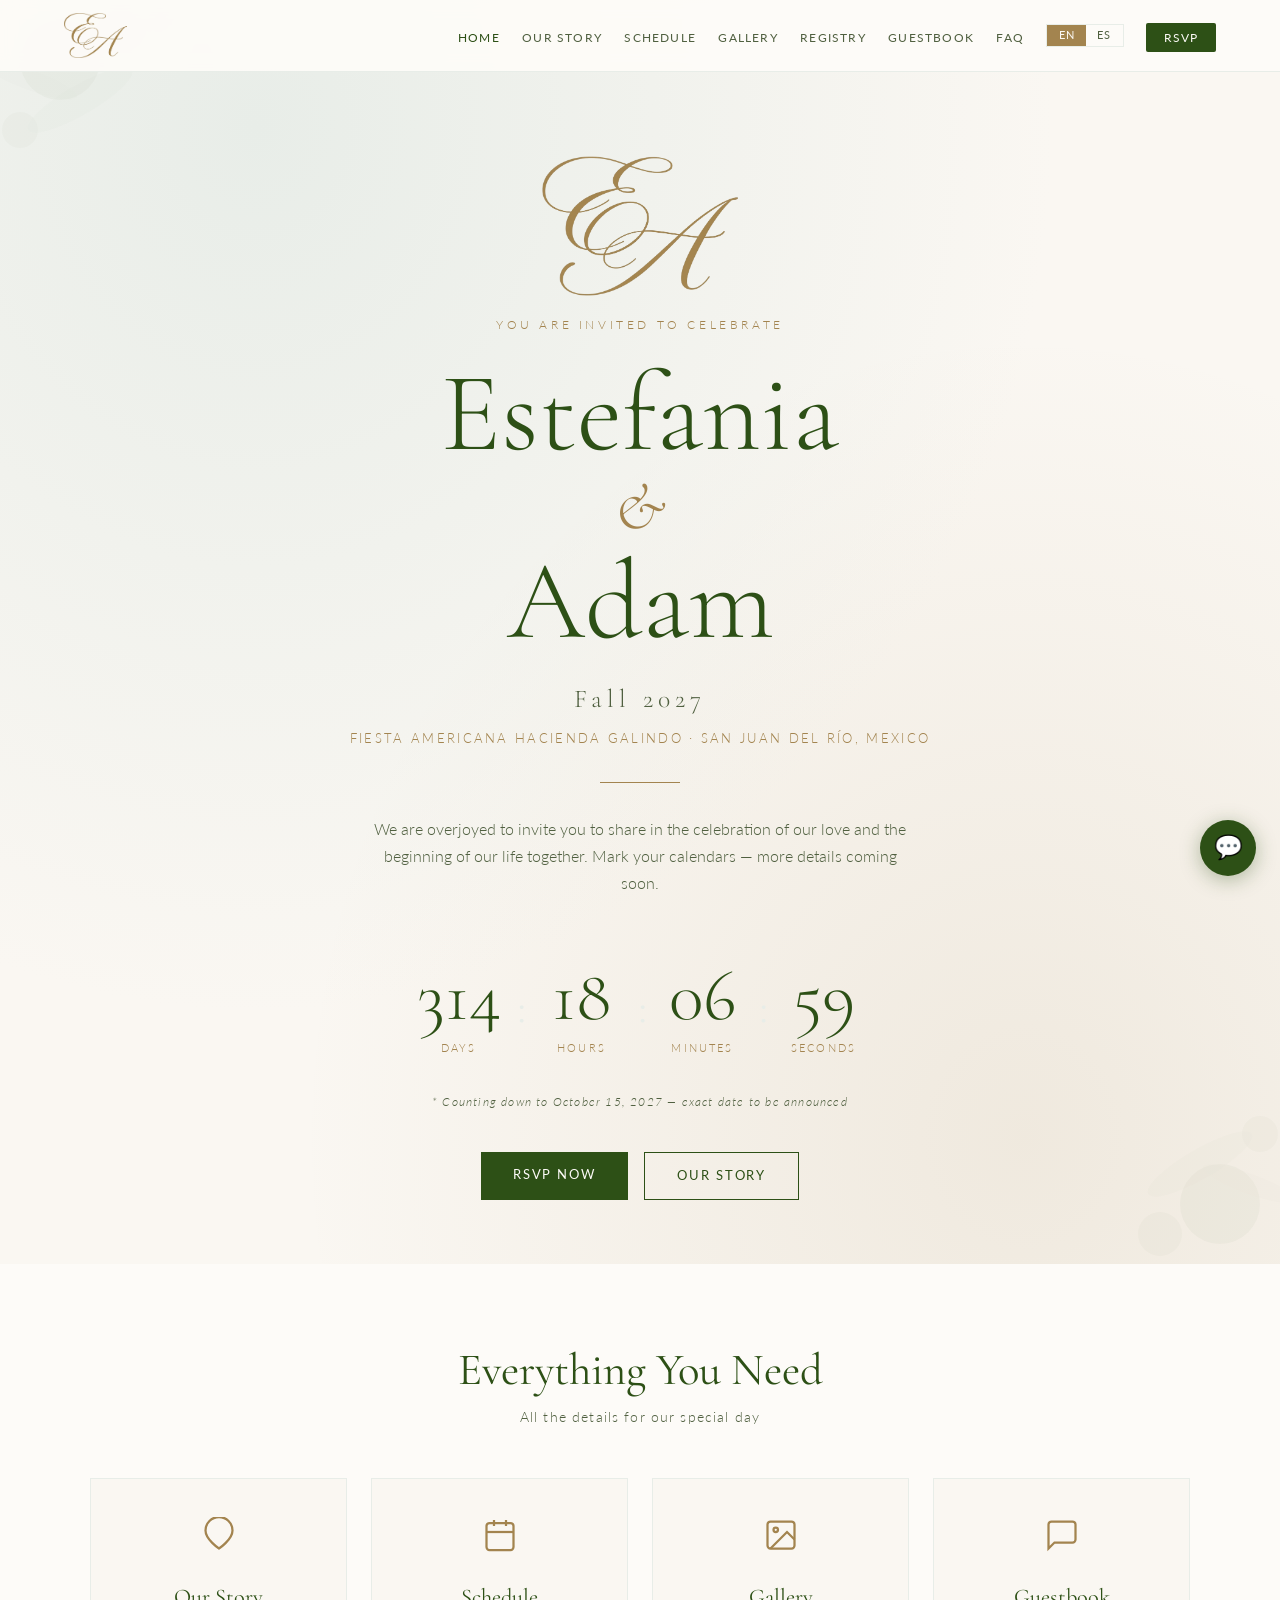
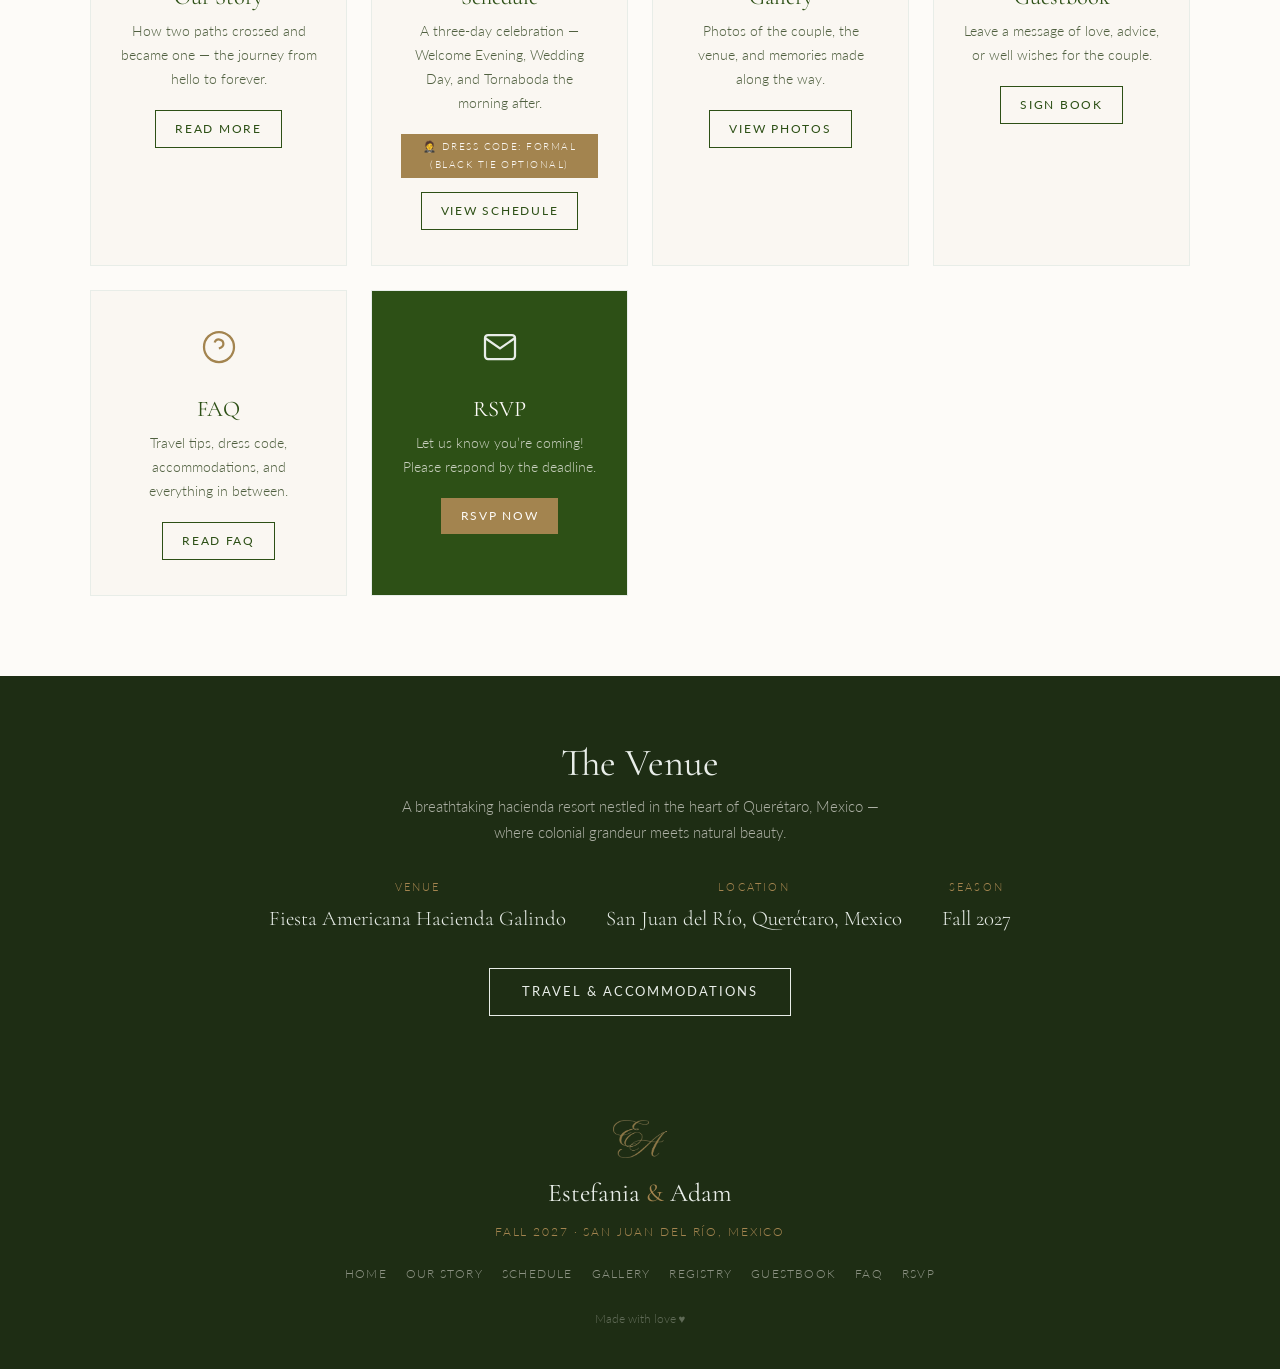
<file: index.html>
<!DOCTYPE html>
<html lang="en">
<head>
  <meta charset="UTF-8" />
  <meta name="viewport" content="width=device-width, initial-scale=1.0" />
  <link rel="icon" type="image/png" href="monogram_transparent.png">
  <title>Estefania &amp; Adam · Fall 2027</title>
  <link rel="stylesheet" href="style.css" />
  <style>
    /* ---- Hero ---- */
    .hero {
      min-height: 100vh;
      display: flex;
      flex-direction: column;
      align-items: center;
      justify-content: center;
      text-align: center;
      padding: calc(var(--nav-h) + var(--subnav-h) + 3rem) 1.5rem 4rem;
      background: var(--ivory);
      position: relative;
      overflow: hidden;
    }

    .hero::before {
      content: '';
      position: absolute;
      inset: 0;
      background:
        radial-gradient(ellipse at 20% 10%, var(--blush) 0%, transparent 55%),
        radial-gradient(ellipse at 80% 90%, rgba(163,132,79,0.12) 0%, transparent 50%);
    }

    .hero-eyebrow {
      font-size: 0.75rem;
      letter-spacing: 0.3em;
      text-transform: uppercase;
      color: var(--gold);
      margin-bottom: 1.2rem;
      position: relative;
    }

    .hero-names {
      font-family: 'Cormorant Garamond', serif;
      font-size: clamp(3rem, 10vw, 7rem);
      font-weight: 300;
      color: var(--rose);
      line-height: 1.05;
      position: relative;
    }

    .hero-names .amp {
      color: var(--gold);
      font-style: italic;
      display: block;
      font-size: 0.6em;
    }

    .hero-date {
      font-family: 'Cormorant Garamond', serif;
      font-size: clamp(1rem, 3vw, 1.6rem);
      font-weight: 300;
      letter-spacing: 0.2em;
      color: var(--text-light);
      margin-top: 1rem;
      position: relative;
    }

    .hero-location {
      font-size: 0.8rem;
      letter-spacing: 0.18em;
      text-transform: uppercase;
      color: var(--gold);
      margin-top: 0.5rem;
      position: relative;
    }

    .hero-divider {
      width: 80px;
      height: 1px;
      background: var(--gold);
      margin: 2rem auto;
      opacity: 0.5;
      position: relative;
    }

    .hero-welcome {
      max-width: 540px;
      font-size: 1rem;
      color: var(--text-light);
      position: relative;
      margin-bottom: 2rem;
    }

    /* Countdown note */
    .countdown-note {
      font-size: 0.75rem;
      letter-spacing: 0.1em;
      color: var(--text-light);
      margin-top: 1rem;
      font-style: italic;
    }

    /* ---- Quick links ---- */
    .quick-links {
      padding: 5rem 0;
      background: var(--warm-white);
    }

    /* ---- Venue strip ---- */
    .venue-strip {
      background: var(--text);
      color: var(--warm-white);
      padding: 4rem 1rem;
      text-align: center;
    }

    .venue-strip h2 {
      font-size: clamp(1.6rem, 4vw, 2.4rem);
      color: var(--blush);
      margin-bottom: 0.5rem;
    }

    .venue-strip p {
      color: rgba(250,247,242,0.65);
      max-width: 480px;
      margin: 0 auto 1.5rem;
      font-size: 0.95rem;
    }

    .venue-detail {
      display: flex;
      justify-content: center;
      flex-wrap: wrap;
      gap: 2.5rem;
      margin: 2rem 0;
    }

    .venue-detail-item {
      text-align: center;
    }

    .venue-detail-item .vd-label {
      font-size: 0.68rem;
      letter-spacing: 0.2em;
      text-transform: uppercase;
      color: var(--gold);
      margin-bottom: 0.3rem;
    }

    .venue-detail-item .vd-value {
      font-family: 'Cormorant Garamond', serif;
      font-size: 1.3rem;
      color: var(--blush);
    }

    /* Floral SVG hero bg */
    .hero-floral {
      position: absolute;
      pointer-events: none;
      opacity: 0.08;
      color: var(--rose);
    }

    /* Hero monogram */
    .hero-monogram { height: 140px; }
    @media (max-width: 600px) {
      .hero-monogram { height: 90px; }
    }
  </style>
</head>
<body>

<!-- ======================== NAV ======================== -->
<nav class="site-nav" aria-label="Main navigation">
  <div class="nav-inner">
    <a href="index.html" class="nav-logo"><img src="monogram.svg" alt="Estefania &amp; Adam" height="45" style="display:block"></a>
    <button class="nav-toggle" aria-label="Toggle menu" aria-expanded="false">
      <span></span><span></span><span></span>
    </button>
    <ul class="nav-links">
      <li><a href="index.html" data-i18n="nav_home">Home</a></li>
      <li><a href="our-story.html" data-i18n="nav_story">Our Story</a></li>
      <li><a href="schedule.html" data-i18n="nav_schedule">Schedule</a></li>
      <li><a href="gallery.html" data-i18n="nav_gallery">Gallery</a></li>
      <li><a href="registry.html" data-i18n="nav_registry">Registry</a></li>
      <li><a href="guestbook.html" data-i18n="nav_guestbook">Guestbook</a></li>
      <li><a href="faq.html" data-i18n="nav_faq">FAQ</a></li>
      <li class="lang-toggle-item" style="display:flex;align-items:center">
        <div class="lang-toggle" role="group" aria-label="Language">
          <button class="lang-btn lang-active" id="lang-en" data-lang="en" onclick="setLanguage('en')">EN</button>
          <button class="lang-btn" id="lang-es" data-lang="es" onclick="setLanguage('es')">ES</button>
        </div>
      </li>
      <li><a href="rsvp.html" class="nav-rsvp-btn" data-i18n="nav_rsvp">RSVP</a></li>
    </ul>
  </div>
</nav>


<!-- ======================== HERO ======================== -->
<section class="hero">
  <!-- Decorative floral SVGs -->
  <svg class="hero-floral" style="top:0;left:0;width:320px" viewBox="0 0 320 320" fill="currentColor" aria-hidden="true">
    <circle cx="60" cy="60" r="40" opacity=".4"/>
    <circle cx="120" cy="30" r="22" opacity=".3"/>
    <circle cx="20" cy="130" r="18" opacity=".25"/>
    <ellipse cx="80" cy="100" rx="60" ry="15" opacity=".15" transform="rotate(-30 80 100)"/>
    <ellipse cx="30" cy="80" rx="50" ry="10" opacity=".12" transform="rotate(20 30 80)"/>
    <circle cx="160" cy="20" r="12" opacity=".2"/>
    <circle cx="200" cy="50" r="8" opacity=".15"/>
  </svg>
  <svg class="hero-floral" style="bottom:0;right:0;width:320px;transform:scale(-1)" viewBox="0 0 320 320" fill="currentColor" aria-hidden="true">
    <circle cx="60" cy="60" r="40" opacity=".4"/>
    <circle cx="120" cy="30" r="22" opacity=".3"/>
    <circle cx="20" cy="130" r="18" opacity=".25"/>
    <ellipse cx="80" cy="100" rx="60" ry="15" opacity=".15" transform="rotate(-30 80 100)"/>
    <ellipse cx="30" cy="80" rx="50" ry="10" opacity=".12" transform="rotate(20 30 80)"/>
  </svg>

  <img src="monogram.svg" alt="Estefania &amp; Adam monogram"
       class="fade-in hero-monogram"
       style="display:block;margin:0 auto 1.2rem;width:auto"
  />

  <p class="hero-eyebrow fade-in" data-i18n="home_hero_eyebrow">You are invited to celebrate</p>

  <h1 class="hero-names fade-in">
    Estefania<br>
    <span class="amp">&amp;</span>
    Adam
  </h1>

  <p class="hero-date fade-in" data-i18n="home_hero_date">Fall 2027</p>
  <p class="hero-location fade-in"><a href="https://maps.google.com/?q=Fiesta+Americana+Hacienda+Galindo+Resort+%26+Spa,+Carretera+Amealco+Km+5.5,+San+Juan+del+Rio,+Queretaro,+Mexico" class="map-link" target="_blank" rel="noopener noreferrer">Fiesta Americana Hacienda Galindo · San Juan del Río, Mexico</a></p>

  <div class="hero-divider fade-in"></div>

  <p class="hero-welcome fade-in" data-i18n="home_hero_welcome">
    We are overjoyed to invite you to share in the celebration of our love and the beginning of our life together. Mark your calendars — more details coming soon.
  </p>

  <!-- Countdown -->
  <div class="fade-in" style="width:100%">
    <div id="countdown" class="countdown" aria-live="polite"></div>
    <p class="countdown-note" data-i18n="home_countdown_note">* Counting down to October 15, 2027 — exact date to be announced</p>
  </div>

  <div style="margin-top:2.5rem;display:flex;gap:1rem;flex-wrap:wrap;justify-content:center" class="fade-in">
    <a href="rsvp.html" class="btn btn-primary" data-i18n="home_hero_rsvp_btn">RSVP Now</a>
    <a href="our-story.html" class="btn btn-outline" data-i18n="home_hero_story_btn">Our Story</a>
  </div>
</section>

<!-- ======================== QUICK LINKS ======================== -->
<section class="quick-links">
  <div class="container">
    <h2 class="section-title fade-in" data-i18n="home_cards_title">Everything You Need</h2>
    <p class="section-subtitle fade-in" data-i18n="home_cards_subtitle">All the details for our special day</p>

    <div class="cards-grid">
      <a href="our-story.html" class="card fade-in" style="text-decoration:none;color:inherit">
        <div class="card-icon">
          <svg width="36" height="36" viewBox="0 0 24 24" fill="none" stroke="currentColor" stroke-width="1.5" aria-hidden="true"><path d="M12 21C12 21 3 15 3 9a9 9 0 0 1 18 0c0 6-9 12-9 12z"/></svg>
        </div>
        <h3 data-i18n="home_card_story_title">Our Story</h3>
        <p data-i18n="home_card_story_desc">How two paths crossed and became one — the journey from hello to forever.</p>
        <span class="btn btn-outline" style="font-size:0.72rem;padding:0.5rem 1.2rem" data-i18n="home_card_story_btn">Read More</span>
      </a>

      <a href="schedule.html" class="card fade-in" style="text-decoration:none;color:inherit">
        <div class="card-icon">
          <svg width="36" height="36" viewBox="0 0 24 24" fill="none" stroke="currentColor" stroke-width="1.5" aria-hidden="true"><rect x="3" y="4" width="18" height="18" rx="2"/><line x1="16" y1="2" x2="16" y2="6"/><line x1="8" y1="2" x2="8" y2="6"/><line x1="3" y1="10" x2="21" y2="10"/></svg>
        </div>
        <h3 data-i18n="home_card_schedule_title">Schedule</h3>
        <p data-i18n="home_card_schedule_desc">A three-day celebration — Welcome Evening, Wedding Day, and El Desayuno the morning after.</p>
        <span style="display:inline-block;font-size:0.65rem;letter-spacing:0.14em;text-transform:uppercase;color:var(--ivory);background:var(--gold);padding:0.25rem 0.8rem;margin-bottom:0.9rem" data-i18n="home_dress_badge">🤵 Dress Code: Formal (Black Tie Optional)</span>
        <span class="btn btn-outline" style="font-size:0.72rem;padding:0.5rem 1.2rem" data-i18n="home_card_schedule_btn">View Schedule</span>
      </a>

      <a href="gallery.html" class="card fade-in" style="text-decoration:none;color:inherit">
        <div class="card-icon">
          <svg width="36" height="36" viewBox="0 0 24 24" fill="none" stroke="currentColor" stroke-width="1.5" aria-hidden="true"><rect x="3" y="3" width="18" height="18" rx="2"/><circle cx="8.5" cy="8.5" r="1.5"/><polyline points="21 15 16 10 5 21"/></svg>
        </div>
        <h3 data-i18n="home_card_gallery_title">Gallery</h3>
        <p data-i18n="home_card_gallery_desc">Photos of the couple, the venue, and memories made along the way.</p>
        <span class="btn btn-outline" style="font-size:0.72rem;padding:0.5rem 1.2rem" data-i18n="home_card_gallery_btn">View Photos</span>
      </a>

      <a href="guestbook.html" class="card fade-in" style="text-decoration:none;color:inherit">
        <div class="card-icon">
          <svg width="36" height="36" viewBox="0 0 24 24" fill="none" stroke="currentColor" stroke-width="1.5" aria-hidden="true"><path d="M21 15a2 2 0 0 1-2 2H7l-4 4V5a2 2 0 0 1 2-2h14a2 2 0 0 1 2 2z"/></svg>
        </div>
        <h3 data-i18n="home_card_guestbook_title">Guestbook</h3>
        <p data-i18n="home_card_guestbook_desc">Leave a message of love, advice, or well wishes for the couple.</p>
        <span class="btn btn-outline" style="font-size:0.72rem;padding:0.5rem 1.2rem" data-i18n="home_card_guestbook_btn">Sign Book</span>
      </a>

      <a href="faq.html" class="card fade-in" style="text-decoration:none;color:inherit">
        <div class="card-icon">
          <svg width="36" height="36" viewBox="0 0 24 24" fill="none" stroke="currentColor" stroke-width="1.5" aria-hidden="true"><circle cx="12" cy="12" r="10"/><path d="M9.09 9a3 3 0 0 1 5.83 1c0 2-3 3-3 3"/><line x1="12" y1="17" x2="12.01" y2="17"/></svg>
        </div>
        <h3 data-i18n="home_card_faq_title">FAQ</h3>
        <p data-i18n="home_card_faq_desc">Travel tips, dress code, accommodations, and everything in between.</p>
        <span class="btn btn-outline" style="font-size:0.72rem;padding:0.5rem 1.2rem" data-i18n="home_card_faq_btn">Read FAQ</span>
      </a>

      <a href="rsvp.html" class="card fade-in" style="text-decoration:none;color:inherit;background:var(--rose)">
        <div class="card-icon" style="color:var(--blush)">
          <svg width="36" height="36" viewBox="0 0 24 24" fill="none" stroke="currentColor" stroke-width="1.5" aria-hidden="true"><path d="M4 4h16c1.1 0 2 .9 2 2v12c0 1.1-.9 2-2 2H4c-1.1 0-2-.9-2-2V6c0-1.1.9-2 2-2z"/><polyline points="22,6 12,13 2,6"/></svg>
        </div>
        <h3 style="color:var(--warm-white)" data-i18n="home_card_rsvp_title">RSVP</h3>
        <p style="color:rgba(253,251,248,0.75)" data-i18n="home_card_rsvp_desc">Let us know you're coming! Please respond by the deadline.</p>
        <span class="btn btn-gold" style="font-size:0.72rem;padding:0.5rem 1.2rem" data-i18n="home_card_rsvp_btn">RSVP Now</span>
      </a>
    </div>
  </div>
</section>

<!-- ======================== VENUE ======================== -->
<section class="venue-strip">
  <div class="container">
    <h2 class="fade-in" data-i18n="home_venue_title">The Venue</h2>
    <p class="fade-in" data-i18n="home_venue_desc">A breathtaking hacienda resort nestled in the heart of Querétaro, Mexico — where colonial grandeur meets natural beauty.</p>

    <div class="venue-detail fade-in">
      <div class="venue-detail-item">
        <div class="vd-label" data-i18n="home_venue_vd_venue">Venue</div>
        <div class="vd-value"><a href="https://maps.google.com/?q=Fiesta+Americana+Hacienda+Galindo+Resort+%26+Spa,+Carretera+Amealco+Km+5.5,+San+Juan+del+Rio,+Queretaro,+Mexico" class="map-link" target="_blank" rel="noopener noreferrer">Fiesta Americana Hacienda Galindo</a></div>
      </div>
      <div class="venue-detail-item">
        <div class="vd-label" data-i18n="home_venue_vd_location">Location</div>
        <div class="vd-value"><a href="https://maps.google.com/?q=Fiesta+Americana+Hacienda+Galindo+Resort+%26+Spa,+Carretera+Amealco+Km+5.5,+San+Juan+del+Rio,+Queretaro,+Mexico" class="map-link" target="_blank" rel="noopener noreferrer">San Juan del Río, Querétaro, Mexico</a></div>
      </div>
      <div class="venue-detail-item">
        <div class="vd-label" data-i18n="home_venue_vd_season">Season</div>
        <div class="vd-value" data-i18n="home_venue_vd_season_value">Fall 2027</div>
      </div>
    </div>

    <a href="faq.html" class="btn btn-outline" style="border-color:var(--blush);color:var(--blush)" class="fade-in" data-i18n="home_venue_travel_btn">Travel &amp; Accommodations</a>
  </div>
</section>

<!-- ======================== FOOTER ======================== -->
<footer class="site-footer">
  <img src="monogram.svg" alt="" aria-hidden="true" height="38" style="opacity:0.85;display:block;margin:0 auto 0.8rem">
  <p class="footer-names">Estefania <span class="footer-ampersand">&amp;</span> Adam</p>
  <p class="footer-date"><span data-i18n="footer_date_season">Fall 2027</span> · <a href="https://maps.google.com/?q=Fiesta+Americana+Hacienda+Galindo+Resort+%26+Spa,+Carretera+Amealco+Km+5.5,+San+Juan+del+Rio,+Queretaro,+Mexico" class="map-link" target="_blank" rel="noopener noreferrer">San Juan del Río, <span data-i18n="footer_date_country">Mexico</span></a></p>
  <ul class="footer-links">
    <li><a href="index.html" data-i18n="nav_home">Home</a></li>
    <li><a href="our-story.html" data-i18n="nav_story">Our Story</a></li>
    <li><a href="schedule.html" data-i18n="nav_schedule">Schedule</a></li>
    <li><a href="gallery.html" data-i18n="nav_gallery">Gallery</a></li>
    <li><a href="registry.html" data-i18n="nav_registry">Registry</a></li>
    <li><a href="guestbook.html" data-i18n="nav_guestbook">Guestbook</a></li>
    <li><a href="faq.html" data-i18n="nav_faq">FAQ</a></li>
    <li><a href="rsvp.html" data-i18n="nav_rsvp">RSVP</a></li>
  </ul>
  <p class="footer-copy" data-i18n="footer_love">Made with love &hearts;</p>
</footer>

<script src="translations.js"></script>
<script src="script.js"></script>

<!-- ===== CHAT WIDGET ===== -->
<div id="chat-widget">
  <button id="chat-bubble" class="chat-bubble-btn" aria-label="Open wedding chat" aria-haspopup="dialog" aria-expanded="false">
    💬
    <span id="chat-unread-badge" class="chat-badge" style="display:none" aria-live="polite"></span>
  </button>
  <div id="chat-window" class="chat-window" role="dialog" aria-label="Wedding Chat" aria-hidden="true">
    <div class="chat-header">
      <div class="chat-header-text">
        <div class="chat-title" data-i18n="chat_title">Wedding Chat 💒</div>
        <div class="chat-subtitle" data-i18n="chat_subtitle">Chat with guests in real time</div>
      </div>
      <button class="chat-close-btn" aria-label="Close chat">✕</button>
    </div>
    <div id="chat-name-prompt" class="chat-name-prompt"></div>
    <div id="chat-main" class="chat-main" style="display:none">
      <div id="chat-user-bar" class="chat-user-bar"></div>
      <div id="chat-messages" class="chat-messages"></div>
      <div class="chat-input-wrap">
        <div class="chat-input-row">
          <input type="text" id="chat-input" class="chat-input" maxlength="200" data-i18n-placeholder="chat_placeholder" placeholder="Type a message…" autocomplete="off" />
          <button id="chat-send" class="chat-send-btn" data-i18n="chat_send" disabled>Send</button>
        </div>
        <span id="chat-char-count" class="chat-char-count" style="display:none"></span>
      </div>
    </div>
  </div>
</div>
<script src="chat.js"></script>
</body>
</html>
</file>
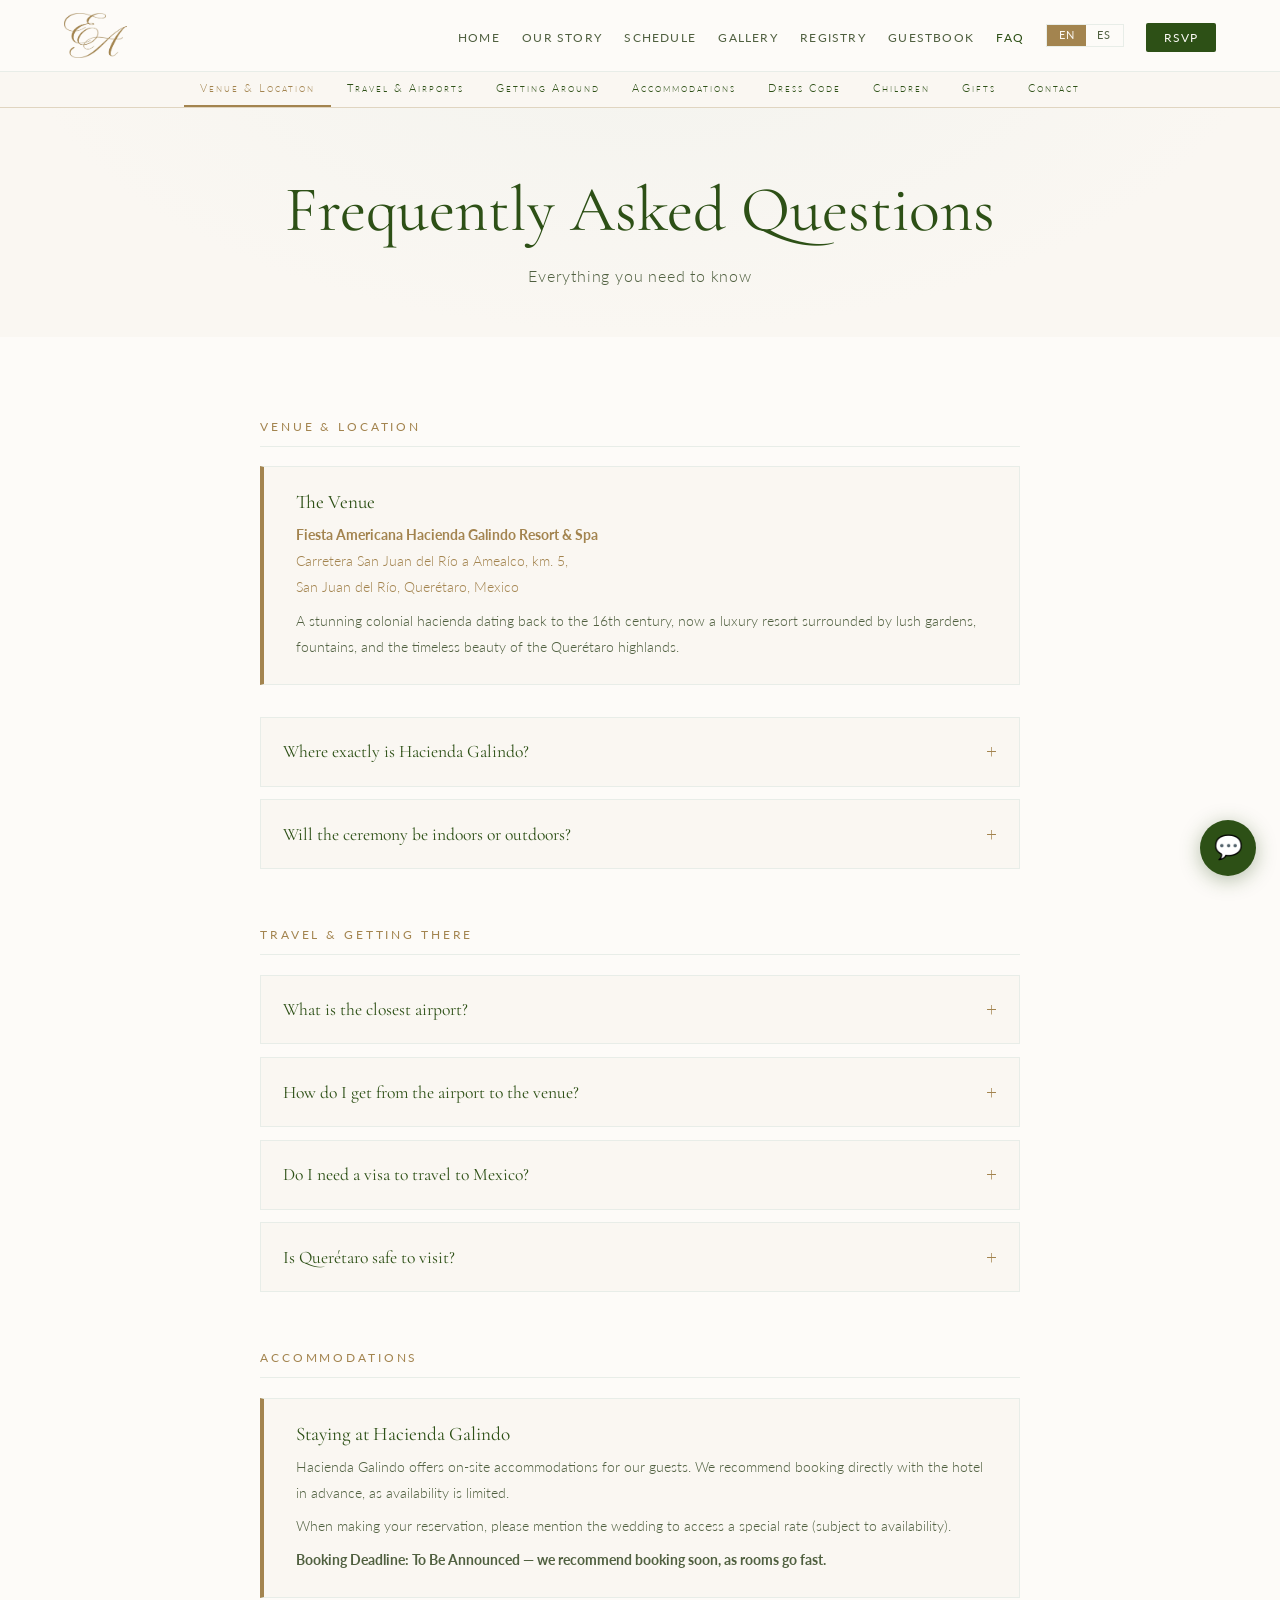
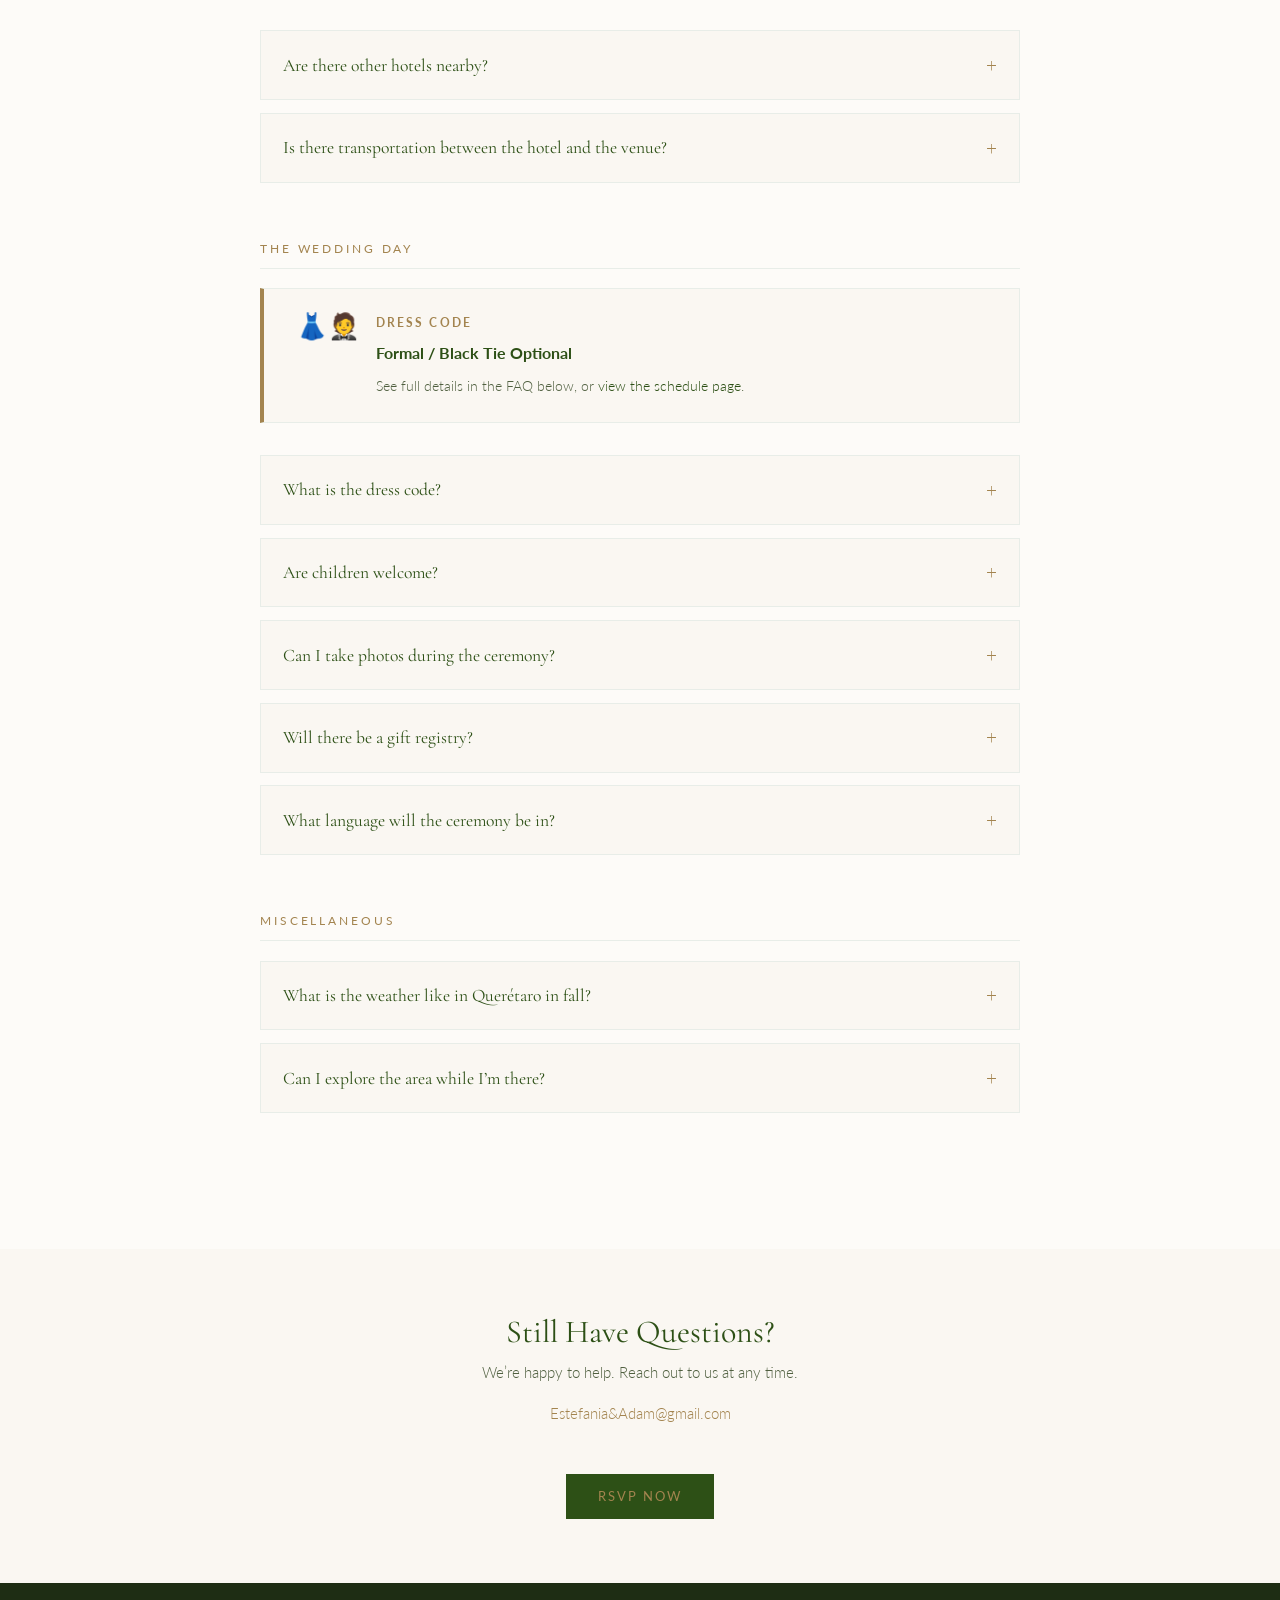
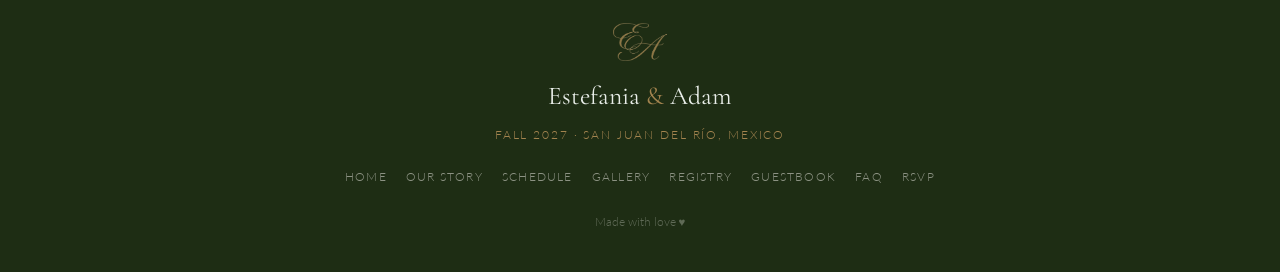
<file: faq.html>
<!DOCTYPE html>
<html lang="en">
<head>
  <meta charset="UTF-8" />
  <meta name="viewport" content="width=device-width, initial-scale=1.0" />
  <link rel="icon" type="image/png" href="monogram_transparent.png">
  <title>FAQ · Estefania &amp; Adam</title>
  <link rel="stylesheet" href="style.css" />
  <style>
    .faq-section {
      padding: 5rem 0;
      background: var(--warm-white);
    }
    .faq-max {
      max-width: 760px;
      margin: 0 auto;
    }
    .faq-category {
      margin-bottom: 3.5rem;
    }
    .faq-category-title {
      font-family: 'Lato', sans-serif;
      font-size: 0.72rem;
      font-weight: 400;
      letter-spacing: 0.25em;
      text-transform: uppercase;
      color: var(--gold);
      margin-bottom: 1.2rem;
      padding-bottom: 0.6rem;
      border-bottom: 1px solid var(--blush);
    }
    .info-box {
      background: var(--ivory);
      border: 1px solid var(--blush);
      border-left: 4px solid var(--gold);
      padding: 1.5rem 2rem;
      margin-bottom: 2rem;
    }
    .info-box h3 {
      font-size: 1.2rem;
      color: var(--rose);
      margin-bottom: 0.5rem;
    }
    .info-box p, .info-box li {
      font-size: 0.9rem;
      color: var(--text-light);
      line-height: 1.8;
    }
    .info-box ul {
      padding-left: 1.2rem;
      margin-top: 0.4rem;
    }
    .info-box a {
      color: var(--gold);
    }
    .contact-section {
      background: var(--ivory);
      padding: 4rem 1rem;
      text-align: center;
    }
    .contact-section h2 {
      font-size: 2rem;
      color: var(--rose);
      margin-bottom: 0.5rem;
    }
    .contact-section p {
      color: var(--text-light);
      margin-bottom: 1rem;
      font-size: 0.92rem;
    }
    .contact-section a {
      color: var(--gold);
    }
  </style>
</head>
<body>

<nav class="site-nav" aria-label="Main navigation">
  <div class="nav-inner">
    <a href="index.html" class="nav-logo"><img src="monogram.svg" alt="Estefania &amp; Adam" height="45" style="display:block"></a>
    <button class="nav-toggle" aria-label="Toggle menu" aria-expanded="false">
      <span></span><span></span><span></span>
    </button>
    <ul class="nav-links">
      <li><a href="index.html" data-i18n="nav_home">Home</a></li>
      <li><a href="our-story.html" data-i18n="nav_story">Our Story</a></li>
      <li><a href="schedule.html" data-i18n="nav_schedule">Schedule</a></li>
      <li><a href="gallery.html" data-i18n="nav_gallery">Gallery</a></li>
      <li><a href="registry.html" data-i18n="nav_registry">Registry</a></li>
      <li><a href="guestbook.html" data-i18n="nav_guestbook">Guestbook</a></li>
      <li><a href="faq.html" data-i18n="nav_faq">FAQ</a></li>
      <li class="lang-toggle-item" style="display:flex;align-items:center">
        <div class="lang-toggle" role="group" aria-label="Language">
          <button class="lang-btn lang-active" id="lang-en" data-lang="en" onclick="setLanguage('en')">EN</button>
          <button class="lang-btn" id="lang-es" data-lang="es" onclick="setLanguage('es')">ES</button>
        </div>
      </li>
      <li><a href="rsvp.html" class="nav-rsvp-btn" data-i18n="nav_rsvp">RSVP</a></li>
    </ul>
  </div>
</nav>

<nav class="page-subnav" aria-label="Page sections">
  <div class="page-subnav-inner">
    <a href="#venue-location" data-i18n="subnav_faq_venue">Venue &amp; Location</a>
    <a href="#travel-airports" data-i18n="subnav_faq_travel">Travel &amp; Airports</a>
    <a href="#getting-around" data-i18n="subnav_faq_getting_around">Getting Around</a>
    <a href="#accommodations" data-i18n="subnav_faq_accommodations">Accommodations</a>
    <a href="#dress-code" data-i18n="subnav_faq_dress">Dress Code</a>
    <a href="#children" data-i18n="subnav_faq_children">Children</a>
    <a href="#gifts" data-i18n="subnav_faq_gifts">Gifts</a>
    <a href="#contact" data-i18n="subnav_faq_contact">Contact</a>
  </div>
</nav>

<div class="page-hero">
  <h1 class="fade-in" data-i18n="faq_hero_title">Frequently Asked Questions</h1>
  <p class="fade-in" data-i18n="faq_hero_subtitle">Everything you need to know</p>
</div>

<section class="faq-section">
  <div class="container">
    <div class="faq-max">

      <!-- Venue & Location -->
      <div id="venue-location" class="faq-category fade-in">
        <div class="faq-category-title" data-i18n="faq_cat_venue">Venue &amp; Location</div>

        <div class="info-box">
          <h3 data-i18n="faq_venue_box_title">The Venue</h3>
          <p><a href="https://maps.google.com/?q=Fiesta+Americana+Hacienda+Galindo+Resort+%26+Spa,+Carretera+Amealco+Km+5.5,+San+Juan+del+Rio,+Queretaro,+Mexico" class="map-link" target="_blank" rel="noopener noreferrer"><strong>Fiesta Americana Hacienda Galindo Resort &amp; Spa</strong><br>
          Carretera San Juan del Río a Amealco, km. 5,<br>
          San Juan del Río, Querétaro, Mexico</a></p>
          <p style="margin-top:0.5rem" data-i18n="faq_venue_box_desc">A stunning colonial hacienda dating back to the 16th century, now a luxury resort surrounded by lush gardens, fountains, and the timeless beauty of the Querétaro highlands.</p>
        </div>

        <div class="accordion fade-in">
          <div class="accordion-header">
            <h3 data-i18n="faq_q_where">Where exactly is Hacienda Galindo?</h3>
            <span class="accordion-icon">+</span>
          </div>
          <div class="accordion-body">
            <p data-i18n="faq_a_where">Hacienda Galindo is located in San Juan del Río, in the state of Querétaro, Mexico — about 1.5 hours north of Mexico City and 1 hour south of the city of Querétaro. The surrounding countryside is beautiful and the hacienda itself is set among gardens and colonial architecture.</p>
          </div>
        </div>

        <div class="accordion fade-in">
          <div class="accordion-header">
            <h3 data-i18n="faq_q_indoors">Will the ceremony be indoors or outdoors?</h3>
            <span class="accordion-icon">+</span>
          </div>
          <div class="accordion-body">
            <p data-i18n="faq_a_indoors">The ceremony will take place outside by the vineyard. The cocktail hour will be held in the outdoor garden courtyard, and the reception dinner and dancing will be outside next to the vineyard as well. We recommend bringing a light wrap for the cooler evening air.</p>
          </div>
        </div>
      </div>

      <!-- Travel -->
      <div id="travel-airports" class="faq-category fade-in">
        <div class="faq-category-title" data-i18n="faq_cat_travel">Travel &amp; Getting There</div>

        <div class="accordion fade-in">
          <div class="accordion-header">
            <h3 data-i18n="faq_q_airport">What is the closest airport?</h3>
            <span class="accordion-icon">+</span>
          </div>
          <div class="accordion-body">
            <p data-i18n="faq_a_airport">We recommend flying into Querétaro Intercontinental Airport (QRO) — it is approximately 1 hour from the venue. We will have shuttles running from QRO to Hacienda Galindo the day before the wedding, and from Hacienda Galindo back to QRO the day after, so you can arrive and depart stress-free.</p>
          </div>
        </div>

        <div id="getting-around" class="accordion fade-in">
          <div class="accordion-header">
            <h3 data-i18n="faq_q_transport">How do I get from the airport to the venue?</h3>
            <span class="accordion-icon">+</span>
          </div>
          <div class="accordion-body">
            <p data-i18n="faq_a_transport_preamble">We recommend flying directly into Querétaro (QRO), as it is the closest and most convenient option. Mexico City (CDMX) is also an alternative, but the drive can involve significant traffic.</p>
            <p data-i18n="faq_a_transport_intro">Transport options:</p>
            <ul>
              <li data-i18n="faq_a_transport_car"><strong>Rental car</strong>: Recommended for flexibility. Highway 57D connects Mexico City and Querétaro and is a smooth, well-maintained toll road.</li>
              <li data-i18n="faq_a_transport_shuttle"><strong>Shuttle service</strong>: The hotel can arrange private shuttle transfers from both airports. Contact the resort directly for rates.</li>
              <li data-i18n="faq_a_transport_bus"><strong>Bus</strong>: ETN and Primera Plus run luxury buses from Mexico City's North Terminal (Terminal del Norte) to San Juan del Río. Comfortable and affordable.</li>
              <li data-i18n="faq_a_transport_rideshare"><strong>Rideshare/Taxi</strong>: Available from both airports — agree on a price before you go if taking a regular taxi.</li>
            </ul>
          </div>
        </div>

        <div class="accordion fade-in">
          <div class="accordion-header">
            <h3 data-i18n="faq_q_visa">Do I need a visa to travel to Mexico?</h3>
            <span class="accordion-icon">+</span>
          </div>
          <div class="accordion-body">
            <p data-i18n="faq_a_visa">Citizens of the United States, Canada, and most European countries do not need a visa for tourism stays up to 180 days. However, requirements vary by nationality — please check with your country's travel authority or the Mexican consulate website well in advance of your trip.</p>
            <p data-i18n="faq_a_visa_fmm">All visitors will need to fill out an FMM (tourist permit) upon entry, which is typically handled at the airport or border crossing.</p>
          </div>
        </div>

        <div class="accordion fade-in">
          <div class="accordion-header">
            <h3 data-i18n="faq_q_safe">Is Querétaro safe to visit?</h3>
            <span class="accordion-icon">+</span>
          </div>
          <div class="accordion-body">
            <p data-i18n="faq_a_safe">Querétaro is consistently ranked one of the safest states in Mexico and is a popular destination for both domestic and international travelers. San Juan del Río is a peaceful, charming town. As always, exercise common sense while traveling — keep an eye on your belongings and use established transportation options.</p>
          </div>
        </div>
      </div>

      <!-- Accommodations -->
      <div id="accommodations" class="faq-category fade-in">
        <div class="faq-category-title" data-i18n="faq_cat_accommodations">Accommodations</div>

        <div class="info-box">
          <h3 data-i18n="faq_accom_box_title">Staying at Hacienda Galindo</h3>
          <p data-i18n="faq_accom_box_p1">Hacienda Galindo offers on-site accommodations for our guests. We recommend booking directly with the hotel in advance, as availability is limited.</p>
          <p style="margin-top:0.5rem" data-i18n="faq_accom_box_p2">When making your reservation, please mention the wedding to access a special rate (subject to availability).</p>
          <p style="margin-top:0.5rem"><strong data-i18n="faq_accom_box_deadline">Booking Deadline: To Be Announced — we recommend booking soon, as rooms go fast.</strong></p>
        </div>

        <div class="accordion fade-in">
          <div class="accordion-header">
            <h3 data-i18n="faq_q_hotels">Are there other hotels nearby?</h3>
            <span class="accordion-icon">+</span>
          </div>
          <div class="accordion-body">
            <p data-i18n="faq_a_hotels">Yes! San Juan del Río and the city of Querétaro (about 1 hour away) both have a range of hotels at various price points. The city of Querétaro in particular has a beautiful historic center with many boutique hotels. We'll share more recommendations as the date approaches.</p>
          </div>
        </div>

        <div class="accordion fade-in">
          <div class="accordion-header">
            <h3 data-i18n="faq_q_hotel_transport">Is there transportation between the hotel and the venue?</h3>
            <span class="accordion-icon">+</span>
          </div>
          <div class="accordion-body">
            <p data-i18n="faq_a_hotel_transport">For guests staying at Hacienda Galindo, there is no need for additional transportation — the ceremony, cocktail hour, and reception all take place on the property. For guests staying elsewhere, you will need to coordinate your own transportation to and from the venue. We recommend arranging a car service or taxi in advance.</p>
          </div>
        </div>
      </div>

      <!-- Wedding Day -->
      <div class="faq-category fade-in">
        <div class="faq-category-title" data-i18n="faq_cat_wedding_day">The Wedding Day</div>

        <div id="dress-code" class="info-box fade-in" style="border-left-color:var(--gold);display:flex;align-items:flex-start;gap:1rem">
          <span style="font-size:1.6rem;line-height:1;flex-shrink:0" aria-hidden="true">👗🤵</span>
          <div>
            <strong style="font-size:0.72rem;letter-spacing:0.18em;text-transform:uppercase;color:var(--gold);display:block;margin-bottom:0.4rem" data-i18n="faq_dresscode_label">Dress Code</strong>
            <strong style="font-size:1rem;color:var(--rose)" data-i18n="faq_dresscode_value">Formal / Black Tie Optional</strong>
            <p style="margin:0.4rem 0 0;font-size:0.88rem;color:var(--text-light)"><span data-i18n="faq_dresscode_desc">See full details in the FAQ below, or</span> <a href="schedule.html#dress-code" style="color:var(--rose)" data-i18n="faq_dresscode_link">view the schedule page</a>.</p>
          </div>
        </div>

        <div class="accordion fade-in">
          <div class="accordion-header">
            <h3 data-i18n="faq_q_dresscode">What is the dress code?</h3>
            <span class="accordion-icon">+</span>
          </div>
          <div class="accordion-body">
            <p style="font-family:'Cormorant Garamond',serif;font-style:italic;font-size:1.05rem;color:var(--text-light);margin-bottom:0.8rem" data-i18n="faq_a_dresscode_tagline">"Think elegant garden party meets Mexican hacienda — dressed to dance under the stars."</p>
            <p data-i18n="faq_a_dresscode_main"><strong>Formal / Black Tie Optional.</strong> We kindly ask all guests to adhere to a formal dress code to help us create a magical and cohesive atmosphere.</p>
            <ul>
              <li data-i18n="faq_a_dresscode_ladies"><strong>Ladies:</strong> Floor-length gowns in any color — florals, jewel tones, and earth tones are especially welcome. Please avoid cocktail dresses, red, sequins, or white/ivory/cream.</li>
              <li data-i18n="faq_a_dresscode_gents"><strong>Gentlemen:</strong> Dark suits or tuxedos. Please avoid casual suits, jeans, or open-toed shoes.</li>
            </ul>
            <p data-i18n="faq_a_dresscode_shoes">👠 The entire evening is outdoors — block heels, flats, or clean dressy sneakers are recommended for the vineyard and garden. A light wrap is also suggested for the cooler evening air.</p>
            <p data-i18n="faq_a_dresscode_sneakers">💟 Clean dressy sneakers are also acceptable for gentlemen given the outdoor setting.</p>
            <p style="margin-top:0.6rem;font-size:0.85rem;color:var(--text-light)">For style inspiration, see <a href="schedule.html#dress-code" style="color:var(--rose)">the full dress code guide on the Schedule page</a>.</p>
          </div>
        </div>

        <div id="children" class="accordion fade-in">
          <div class="accordion-header">
            <h3 data-i18n="faq_q_children">Are children welcome?</h3>
            <span class="accordion-icon">+</span>
          </div>
          <div class="accordion-body">
            <p data-i18n="faq_a_children_p1">We love your little ones, and we've put a lot of thought into this. To allow all guests to fully enjoy the evening, we kindly ask that children remain at home — with the exception of the immediate family children of the couple (nieces and nephews of Estefania and Adam only).</p>
            <p data-i18n="faq_a_children_p2">We hope this gives everyone a chance to relax, celebrate, and dance the night away!</p>
          </div>
        </div>

        <div class="accordion fade-in">
          <div class="accordion-header">
            <h3 data-i18n="faq_q_photos">Can I take photos during the ceremony?</h3>
            <span class="accordion-icon">+</span>
          </div>
          <div class="accordion-body">
            <p data-i18n="faq_a_photos">We are having an unplugged ceremony — we kindly ask that all phones and cameras be put away during the ceremony so you can be fully present with us. Our photographer will capture every moment, and photos will be shared with all guests after the wedding. Of course, feel free to snap away during cocktail hour and the reception!</p>
          </div>
        </div>

        <div id="gifts" class="accordion fade-in">
          <div class="accordion-header">
            <h3 data-i18n="faq_q_registry">Will there be a gift registry?</h3>
            <span class="accordion-icon">+</span>
          </div>
          <div class="accordion-body">
            <p>Your presence at our wedding is truly the greatest gift. In lieu of a traditional registry, we have a honeymoon fund — contributions go toward specific experiences on our Japan honeymoon. You can find all the details on the <a href="registry.html" style="color:var(--rose)">Registry page</a>!</p>
          </div>
        </div>

        <div class="accordion fade-in">
          <div class="accordion-header">
            <h3 data-i18n="faq_q_language">What language will the ceremony be in?</h3>
            <span class="accordion-icon">+</span>
          </div>
          <div class="accordion-body">
            <p data-i18n="faq_a_language">The ceremony will be bilingual — conducted in both English and Spanish — to honor both of our families and cultures. Guests will be provided with a printed program with both languages.</p>
          </div>
        </div>
      </div>

      <!-- Misc -->
      <div class="faq-category fade-in">
        <div class="faq-category-title" data-i18n="faq_cat_misc">Miscellaneous</div>

        <div class="accordion fade-in">
          <div class="accordion-header">
            <h3 data-i18n="faq_q_weather">What is the weather like in Querétaro in fall?</h3>
            <span class="accordion-icon">+</span>
          </div>
          <div class="accordion-body">
            <p data-i18n="faq_a_weather">Fall in Querétaro is lovely — typically warm days (around 20–25°C / 68–77°F) and cool evenings (12–16°C / 54–61°F). October is at the tail end of the rainy season, so expect mostly sunny days with an occasional light shower. We recommend packing a light jacket for the evenings.</p>
          </div>
        </div>

        <div class="accordion fade-in">
          <div class="accordion-header">
            <h3 data-i18n="faq_q_explore">Can I explore the area while I'm there?</h3>
            <span class="accordion-icon">+</span>
          </div>
          <div class="accordion-body">
            <p data-i18n="faq_a_explore_intro">Absolutely — we encourage it! Querétaro is a UNESCO World Heritage city with a stunning colonial historic center. Nearby highlights include:</p>
            <ul>
              <li data-i18n="faq_a_explore_1">The city of Querétaro — aqueduct, Templo de Santa Rosa de Viterbo, plazas</li>
              <li data-i18n="faq_a_explore_2">Tequisquiapan — charming town known for wine and cheese</li>
              <li data-i18n="faq_a_explore_3">Wine Route of Querétaro — several boutique wineries within an hour's drive</li>
              <li data-i18n="faq_a_explore_4">San Miguel de Allende — about 1.5 hours away, a must-visit colonial gem</li>
            </ul>
          </div>
        </div>
      </div>

    </div>
  </div>
</section>

<!-- Contact -->
<section id="contact" class="contact-section">
  <div class="container">
    <h2 class="fade-in" data-i18n="faq_contact_title">Still Have Questions?</h2>
    <p class="fade-in" data-i18n="faq_contact_text">We're happy to help. Reach out to us at any time.</p>
    <p class="fade-in"><a href="mailto:adambhelgeson@gmail.com?cc=estefania.garduno13@gmail.com&subject=Wedding%20Question">Estefania&amp;Adam@gmail.com</a></p>
    <a href="rsvp.html" class="btn btn-primary mt-2 fade-in" data-i18n="faq_contact_rsvp_btn">RSVP Now</a>
  </div>
</section>

<footer class="site-footer">
  <img src="monogram.svg" alt="" aria-hidden="true" height="38" style="opacity:0.85;display:block;margin:0 auto 0.8rem">
  <p class="footer-names">Estefania <span class="footer-ampersand">&amp;</span> Adam</p>
  <p class="footer-date"><span data-i18n="footer_date_season">Fall 2027</span> · <a href="https://maps.google.com/?q=Fiesta+Americana+Hacienda+Galindo+Resort+%26+Spa,+Carretera+Amealco+Km+5.5,+San+Juan+del+Rio,+Queretaro,+Mexico" class="map-link" target="_blank" rel="noopener noreferrer">San Juan del Río, <span data-i18n="footer_date_country">Mexico</span></a></p>
  <ul class="footer-links">
    <li><a href="index.html" data-i18n="nav_home">Home</a></li>
    <li><a href="our-story.html" data-i18n="nav_story">Our Story</a></li>
    <li><a href="schedule.html" data-i18n="nav_schedule">Schedule</a></li>
    <li><a href="gallery.html" data-i18n="nav_gallery">Gallery</a></li>
    <li><a href="registry.html" data-i18n="nav_registry">Registry</a></li>
    <li><a href="guestbook.html" data-i18n="nav_guestbook">Guestbook</a></li>
    <li><a href="faq.html" data-i18n="nav_faq">FAQ</a></li>
    <li><a href="rsvp.html" data-i18n="nav_rsvp">RSVP</a></li>
  </ul>
  <p class="footer-copy" data-i18n="footer_love">Made with love &hearts;</p>
</footer>

<script src="translations.js"></script>
<script src="script.js"></script>

<!-- ===== CHAT WIDGET ===== -->
<div id="chat-widget">
  <button id="chat-bubble" class="chat-bubble-btn" aria-label="Open wedding chat" aria-haspopup="dialog" aria-expanded="false">
    💬
    <span id="chat-unread-badge" class="chat-badge" style="display:none" aria-live="polite"></span>
  </button>
  <div id="chat-window" class="chat-window" role="dialog" aria-label="Wedding Chat" aria-hidden="true">
    <div class="chat-header">
      <div class="chat-header-text">
        <div class="chat-title" data-i18n="chat_title">Wedding Chat 💒</div>
        <div class="chat-subtitle" data-i18n="chat_subtitle">Chat with guests in real time</div>
      </div>
      <button class="chat-close-btn" aria-label="Close chat">✕</button>
    </div>
    <div id="chat-name-prompt" class="chat-name-prompt"></div>
    <div id="chat-main" class="chat-main" style="display:none">
      <div id="chat-user-bar" class="chat-user-bar"></div>
      <div id="chat-messages" class="chat-messages"></div>
      <div class="chat-input-wrap">
        <div class="chat-input-row">
          <input type="text" id="chat-input" class="chat-input" maxlength="200" data-i18n-placeholder="chat_placeholder" placeholder="Type a message…" autocomplete="off" />
          <button id="chat-send" class="chat-send-btn" data-i18n="chat_send" disabled>Send</button>
        </div>
        <span id="chat-char-count" class="chat-char-count" style="display:none"></span>
      </div>
    </div>
  </div>
</div>
<script src="chat.js"></script>
</body>
</html>
</file>
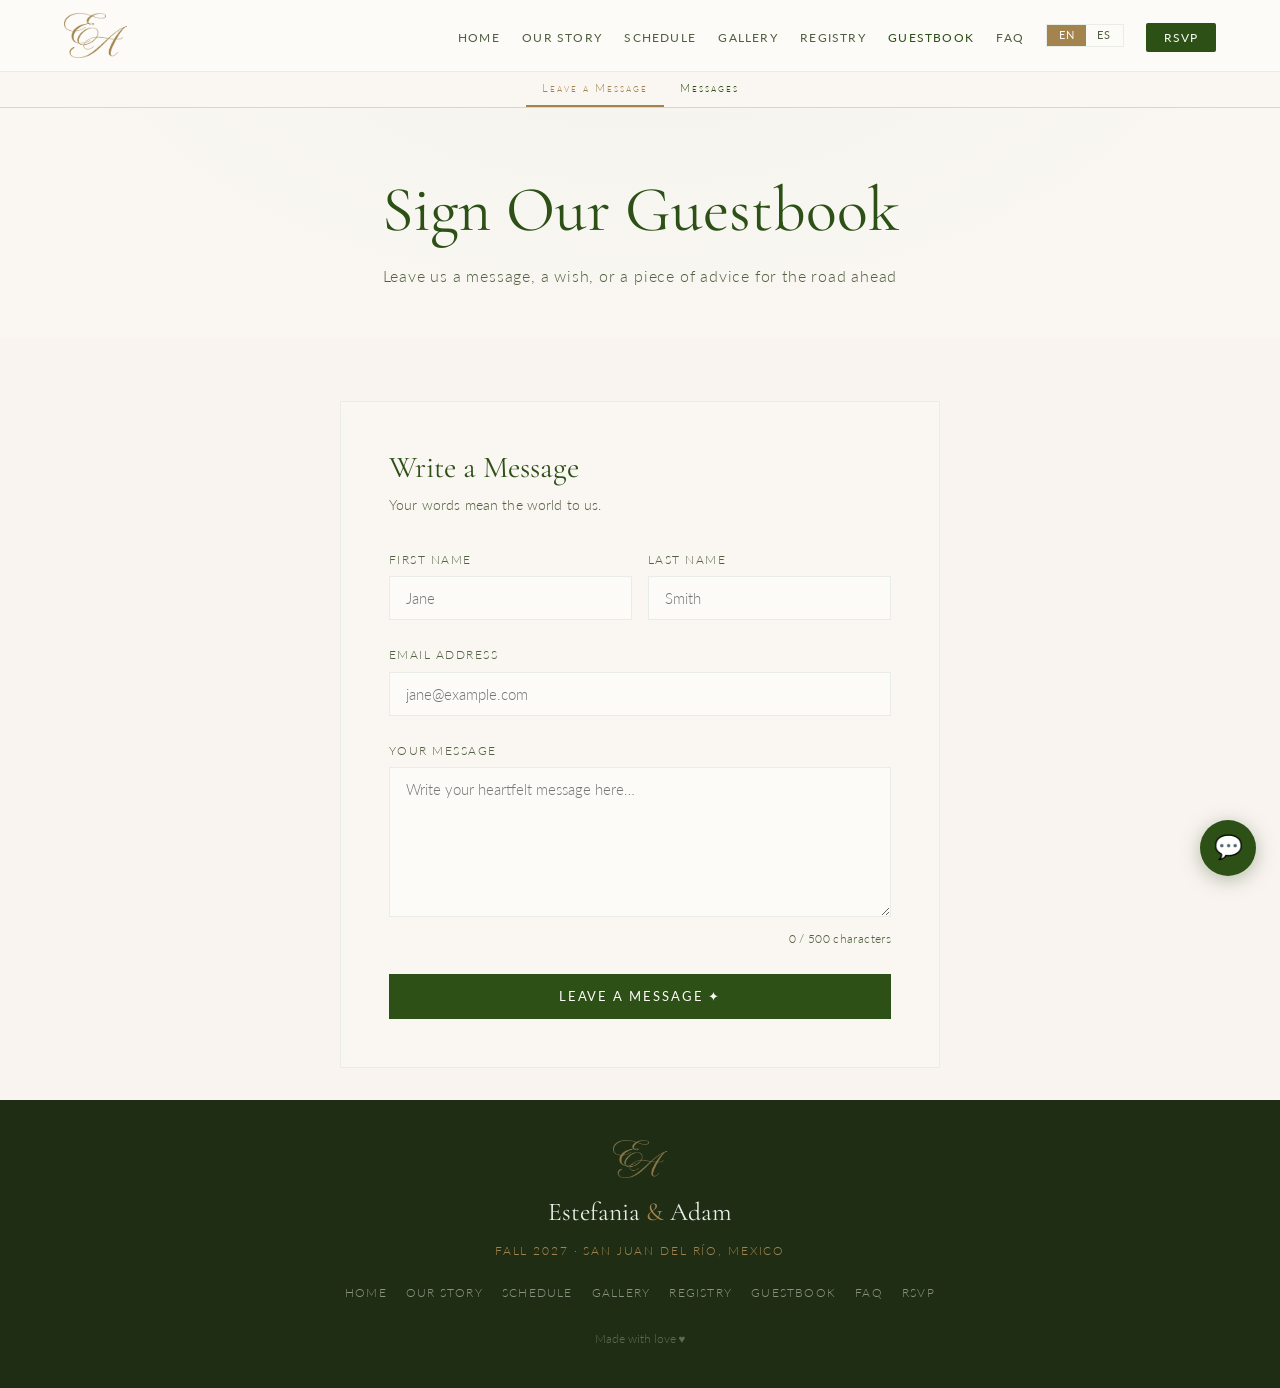
<file: guestbook.html>
<!DOCTYPE html>
<html lang="en">
<head>
  <meta charset="UTF-8" />
  <meta name="viewport" content="width=device-width, initial-scale=1.0" />
  <link rel="icon" type="image/png" href="monogram_transparent.png">
  <title>Guestbook · Estefania &amp; Adam</title>
  <link rel="stylesheet" href="style.css" />
  <style>
    /* ── Page background ── */
    body { background: #faf4f1; }

    /* ── Form section ── */
    .gb-section {
      padding: 4rem 0 2rem;
    }

    .gb-form-wrapper {
      max-width: 600px;
      margin: 0 auto;
      background: var(--ivory);
      border: 1px solid var(--blush);
      padding: 3rem;
    }
    @media (max-width: 500px) {
      .gb-form-wrapper { padding: 2rem 1.5rem; }
    }

    .gb-form-wrapper h2 {
      font-family: 'Cormorant Garamond', serif;
      font-size: 1.9rem;
      color: var(--rose);
      margin-bottom: 0.4rem;
    }
    .gb-form-subtitle {
      color: var(--text-light);
      font-size: 0.88rem;
      margin-bottom: 2rem;
      letter-spacing: 0.01em;
    }

    /* Character counter */
    .char-counter {
      text-align: right;
      font-size: 0.75rem;
      color: var(--text-light);
      margin-top: 0.3rem;
      letter-spacing: 0.03em;
    }
    .char-counter.near-limit { color: var(--rose); }

    /* Success panel */
    .gb-success {
      display: none;
      text-align: center;
      padding: 2.5rem 1.5rem;
    }
    .gb-success p {
      font-family: 'Cormorant Garamond', serif;
      font-size: 1.3rem;
      color: var(--rose);
      line-height: 1.65;
    }

    /* ── Ornamental divider ── */
    .gb-divider {
      display: flex;
      align-items: center;
      justify-content: center;
      gap: 1.2rem;
      padding: 3.5rem 0 2.5rem;
      max-width: 700px;
      margin: 0 auto;
    }
    .gb-divider-line {
      height: 1px;
      flex: 1;
      background: linear-gradient(to right, transparent, var(--gold), transparent);
    }
    .gb-divider-icon {
      color: var(--gold);
      font-size: 1rem;
      flex-shrink: 0;
    }

    /* ── Messages section ── */
    .gb-messages-section {
      padding: 0 0 5rem;
    }

    .gb-messages-title {
      text-align: center;
      font-family: 'Cormorant Garamond', serif;
      font-size: 1.55rem;
      color: var(--text-light);
      letter-spacing: 0.05em;
      margin-bottom: 2.5rem;
    }

    .gb-messages-list {
      max-width: 700px;
      margin: 0 auto;
    }

    /* Loading */
    .gb-loading {
      text-align: center;
      padding: 2rem;
      color: var(--text-light);
      font-size: 0.88rem;
      letter-spacing: 0.08em;
      text-transform: uppercase;
    }

    /* Empty state */
    .gb-empty {
      text-align: center;
      padding: 2.5rem 1.5rem;
      font-family: 'Cormorant Garamond', serif;
      font-size: 1.2rem;
      color: var(--text-light);
    }

    /* Message card */
    .gb-card {
      background: var(--ivory);
      border: 1px solid var(--blush);
      border-left: 4px solid var(--gold);
      padding: 2rem 2rem 1.6rem 2rem;
      margin-bottom: 1.4rem;
      box-shadow: 0 2px 14px rgba(60, 30, 35, 0.06);
      opacity: 0;
      transform: translateY(10px);
      transition: opacity 0.45s ease, transform 0.45s ease;
    }
    .gb-card.visible {
      opacity: 1;
      transform: none;
    }

    .gb-card-quote {
      font-family: 'Cormorant Garamond', serif;
      font-size: 3rem;
      color: var(--gold);
      line-height: 0.6;
      margin-bottom: 0.8rem;
      display: block;
      opacity: 0.7;
    }

    .gb-card-message {
      font-family: 'Cormorant Garamond', serif;
      font-size: 1.15rem;
      font-style: italic;
      color: var(--text);
      line-height: 1.75;
      margin-bottom: 1.2rem;
    }

    .gb-card-meta {
      display: flex;
      justify-content: space-between;
      align-items: baseline;
      flex-wrap: wrap;
      gap: 0.3rem;
    }

    .gb-card-author {
      font-family: 'Lato', sans-serif;
      font-size: 0.8rem;
      font-weight: 700;
      letter-spacing: 0.1em;
      text-transform: uppercase;
      color: var(--rose);
    }

    .gb-card-date {
      font-family: 'Lato', sans-serif;
      font-size: 0.75rem;
      color: var(--text-light);
      letter-spacing: 0.04em;
    }
  </style>
</head>
<body>

<nav class="site-nav" aria-label="Main navigation">
  <div class="nav-inner">
    <a href="index.html" class="nav-logo"><img src="monogram.svg" alt="Estefania &amp; Adam" height="45" style="display:block"></a>
    <button class="nav-toggle" aria-label="Toggle menu" aria-expanded="false">
      <span></span><span></span><span></span>
    </button>
    <ul class="nav-links">
      <li><a href="index.html" data-i18n="nav_home">Home</a></li>
      <li><a href="our-story.html" data-i18n="nav_story">Our Story</a></li>
      <li><a href="schedule.html" data-i18n="nav_schedule">Schedule</a></li>
      <li><a href="gallery.html" data-i18n="nav_gallery">Gallery</a></li>
      <li><a href="registry.html" data-i18n="nav_registry">Registry</a></li>
      <li><a href="guestbook.html" data-i18n="nav_guestbook">Guestbook</a></li>
      <li><a href="faq.html" data-i18n="nav_faq">FAQ</a></li>
      <li class="lang-toggle-item" style="display:flex;align-items:center">
        <div class="lang-toggle" role="group" aria-label="Language">
          <button class="lang-btn lang-active" id="lang-en" data-lang="en" onclick="setLanguage('en')">EN</button>
          <button class="lang-btn" id="lang-es" data-lang="es" onclick="setLanguage('es')">ES</button>
        </div>
      </li>
      <li><a href="rsvp.html" class="nav-rsvp-btn" data-i18n="nav_rsvp">RSVP</a></li>
    </ul>
  </div>
</nav>

<nav class="page-subnav" aria-label="Page sections">
  <div class="page-subnav-inner">
    <a href="#leave-message" data-i18n="subnav_gb_form">Leave a Message</a>
    <a href="#messages" data-i18n="subnav_gb_messages">Messages</a>
  </div>
</nav>

<div class="page-hero">
  <h1 class="fade-in" data-i18n="gb_hero_title">Sign Our Guestbook</h1>
  <p class="fade-in" data-i18n="gb_hero_subtitle">Leave us a message, a wish, or a piece of advice for the road ahead</p>
</div>

<!-- ── Form ── -->
<section id="leave-message" class="gb-section">
  <div class="container">
    <div class="gb-form-wrapper fade-in">

      <!-- Form view -->
      <div id="gb-form-view">
        <h2 data-i18n="gb_form_title">Write a Message</h2>
        <p class="gb-form-subtitle" data-i18n="gb_form_subtitle">Your words mean the world to us.</p>

        <form id="guestbook-form" novalidate>

          <div class="form-row">
            <div class="form-group">
              <label for="gb-first-name" data-i18n="gb_label_first">First Name <span aria-hidden="true">*</span></label>
              <input type="text" id="gb-first-name" name="firstName" required
                     autocomplete="given-name" placeholder="Jane" data-i18n-placeholder="gb_placeholder_first" />
            </div>
            <div class="form-group">
              <label for="gb-last-name" data-i18n="gb_label_last">Last Name <span aria-hidden="true">*</span></label>
              <input type="text" id="gb-last-name" name="lastName" required
                     autocomplete="family-name" placeholder="Smith" data-i18n-placeholder="gb_placeholder_last" />
            </div>
          </div>

          <div class="form-group">
            <label for="gb-email" data-i18n="gb_label_email">Email Address <span aria-hidden="true">*</span></label>
            <input type="email" id="gb-email" name="email" required
                   autocomplete="email" placeholder="jane@example.com" data-i18n-placeholder="gb_placeholder_email" />
          </div>

          <div class="form-group">
            <label for="gb-message" data-i18n="gb_label_message">Your Message <span aria-hidden="true">*</span></label>
            <textarea id="gb-message" name="message" required maxlength="500"
                      placeholder="Write your heartfelt message here…"
                      data-i18n-placeholder="gb_placeholder_message"
                      style="min-height:150px"></textarea>
            <div class="char-counter" id="char-counter" data-i18n="gb_char_counter">0 / 500 characters</div>
          </div>

          <div id="gb-error" style="display:none;color:#2D5016;font-size:0.85rem;margin-bottom:1rem;text-align:center"></div>

          <button type="submit" class="btn btn-primary" id="gb-submit-btn"
                  style="width:100%;padding:0.9rem" data-i18n="gb_submit_btn">
            Leave a Message ✦
          </button>

        </form>
      </div>

      <!-- Success view -->
      <div class="gb-success" id="gb-success">
        <p id="gb-success-text"></p>
      </div>

    </div>
  </div>
</section>

<!-- ── Divider ── -->
<div class="gb-divider fade-in">
  <div class="gb-divider-line"></div>
  <span class="gb-divider-icon">✦</span>
  <div class="gb-divider-line"></div>
</div>

<!-- ── Messages ── -->
<section id="messages" class="gb-messages-section">
  <div class="container">
    <h2 class="gb-messages-title fade-in" data-i18n="gb_messages_title">Messages from Our Loved Ones</h2>

    <div class="gb-messages-list" id="gb-messages-list">
      <div class="gb-loading" id="gb-loading" aria-live="polite" data-i18n="gb_loading">Loading messages…</div>
    </div>
  </div>
</section>

<footer class="site-footer">
  <img src="monogram.svg" alt="" aria-hidden="true" height="38" style="opacity:0.85;display:block;margin:0 auto 0.8rem">
  <p class="footer-names">Estefania <span class="footer-ampersand">&amp;</span> Adam</p>
  <p class="footer-date"><span data-i18n="footer_date_season">Fall 2027</span> · <a href="https://maps.google.com/?q=Fiesta+Americana+Hacienda+Galindo+Resort+%26+Spa,+Carretera+Amealco+Km+5.5,+San+Juan+del+Rio,+Queretaro,+Mexico" class="map-link" target="_blank" rel="noopener noreferrer">San Juan del Río, <span data-i18n="footer_date_country">Mexico</span></a></p>
  <ul class="footer-links">
    <li><a href="index.html" data-i18n="nav_home">Home</a></li>
    <li><a href="our-story.html" data-i18n="nav_story">Our Story</a></li>
    <li><a href="schedule.html" data-i18n="nav_schedule">Schedule</a></li>
    <li><a href="gallery.html" data-i18n="nav_gallery">Gallery</a></li>
    <li><a href="registry.html" data-i18n="nav_registry">Registry</a></li>
    <li><a href="guestbook.html" data-i18n="nav_guestbook">Guestbook</a></li>
    <li><a href="faq.html" data-i18n="nav_faq">FAQ</a></li>
    <li><a href="rsvp.html" data-i18n="nav_rsvp">RSVP</a></li>
  </ul>
  <p class="footer-copy" data-i18n="footer_love">Made with love &hearts;</p>
</footer>

<script src="translations.js"></script>
<script src="script.js"></script>
<script>
  const GUESTBOOK_URL = 'https://script.google.com/macros/s/AKfycbzgRhSCmNVM4k6rXQGQ0_ylHAZGa6KC41HSV0B0SBUuxLT0Qam_bexYk8FO1FIcYaDH/exec';

  /* ── Character counter ── */
  const msgArea    = document.getElementById('gb-message');
  const charCount  = document.getElementById('char-counter');

  msgArea.addEventListener('input', () => {
    const len = msgArea.value.length;
    charCount.textContent = len + ' / 500 characters';
    charCount.classList.toggle('near-limit', len >= 450);
  });

  /* ── Form submission ── */
  document.getElementById('guestbook-form').addEventListener('submit', async function (e) {
    e.preventDefault();

    const firstName = document.getElementById('gb-first-name').value.trim();
    const lastName  = document.getElementById('gb-last-name').value.trim();
    const email     = document.getElementById('gb-email').value.trim();
    const message   = document.getElementById('gb-message').value.trim();
    const errorBox  = document.getElementById('gb-error');
    const submitBtn = document.getElementById('gb-submit-btn');

    errorBox.style.display = 'none';

    // Required field checks
    if (!firstName) { document.getElementById('gb-first-name').focus(); return; }
    if (!lastName)  { document.getElementById('gb-last-name').focus();  return; }

    // Email validation via shared utility
    if (!email || !window.emailValidation.isValid(email)) {
      window.emailValidation.showError(document.getElementById('gb-email'));
      return;
    }

    if (!message) { msgArea.focus(); return; }

    // Loading state
    submitBtn.disabled    = true;
    submitBtn.textContent = 'Sending…';

    try {
      await fetch(GUESTBOOK_URL, {
        method: 'POST',
        mode:   'no-cors',
        headers: { 'Content-Type': 'application/json' },
        body: JSON.stringify({ firstName, lastName, email, message }),
      });

      // no-cors gives opaque response — reaching here means request was sent
      document.getElementById('gb-form-view').style.display = 'none';
      const successEl = document.getElementById('gb-success');
      document.getElementById('gb-success-text').innerHTML =
        `Thank you, ${escapeHtml(firstName)}! Your message has been added to our guestbook.<br>We'll treasure it always. 💛`;
      successEl.style.display = 'block';

    } catch (err) {
      submitBtn.disabled    = false;
      submitBtn.textContent = 'Leave a Message ✦';
      errorBox.textContent  = 'Something went wrong. Please try again.';
      errorBox.style.display = 'block';
    }
  });

  /* ── Load messages on page load ── */
  async function loadMessages() {
    const list    = document.getElementById('gb-messages-list');
    const loading = document.getElementById('gb-loading');

    try {
      const res  = await fetch(GUESTBOOK_URL, { method: 'GET', mode: 'cors' });
      const data = await res.json();

      loading.remove();

      if (!Array.isArray(data) || data.length === 0) {
        list.innerHTML = '<div class="gb-empty">Be the first to sign our guestbook! ✦</div>';
        return;
      }

      data.forEach((entry, i) => {
        const card = document.createElement('div');
        card.className = 'gb-card fade-in';

        const displayName = formatName(entry.firstName, entry.lastName);
        const dateStr     = formatDate(entry.date || entry.timestamp);

        card.innerHTML = `
          <span class="gb-card-quote" aria-hidden="true">\u201C</span>
          <p class="gb-card-message">${escapeHtml(entry.message || '')}</p>
          <div class="gb-card-meta">
            <span class="gb-card-author">${escapeHtml(displayName)}</span>
            <span class="gb-card-date">${escapeHtml(dateStr)}</span>
          </div>`;

        list.appendChild(card);

        // Staggered fade-in
        setTimeout(() => card.classList.add('visible'), 80 + i * 70);
      });

    } catch (err) {
      // Silently hide the messages section on fetch failure
      loading.remove();
      document.querySelector('.gb-messages-section').style.display = 'none';
      document.querySelector('.gb-divider').style.display = 'none';
    }
  }

  function formatName(first, last) {
    const f = (first || '').trim();
    const l = (last  || '').trim();
    if (!f && !l) return 'Anonymous';
    if (!l) return f;
    return f + ' ' + l.charAt(0).toUpperCase() + '.';
  }

  function formatDate(raw) {
    if (!raw) return '';
    const d = new Date(raw);
    if (isNaN(d.getTime())) return raw;
    return d.toLocaleDateString('en-US', { month: 'long', day: 'numeric', year: 'numeric' });
  }

  function escapeHtml(str) {
    return String(str)
      .replace(/&/g, '&amp;')
      .replace(/</g, '&lt;')
      .replace(/>/g, '&gt;')
      .replace(/"/g, '&quot;');
  }

  loadMessages();
</script>

<!-- ===== CHAT WIDGET ===== -->
<div id="chat-widget">
  <button id="chat-bubble" class="chat-bubble-btn" aria-label="Open wedding chat" aria-haspopup="dialog" aria-expanded="false">
    💬
    <span id="chat-unread-badge" class="chat-badge" style="display:none" aria-live="polite"></span>
  </button>
  <div id="chat-window" class="chat-window" role="dialog" aria-label="Wedding Chat" aria-hidden="true">
    <div class="chat-header">
      <div class="chat-header-text">
        <div class="chat-title" data-i18n="chat_title">Wedding Chat 💒</div>
        <div class="chat-subtitle" data-i18n="chat_subtitle">Chat with guests in real time</div>
      </div>
      <button class="chat-close-btn" aria-label="Close chat">✕</button>
    </div>
    <div id="chat-name-prompt" class="chat-name-prompt"></div>
    <div id="chat-main" class="chat-main" style="display:none">
      <div id="chat-user-bar" class="chat-user-bar"></div>
      <div id="chat-messages" class="chat-messages"></div>
      <div class="chat-input-wrap">
        <div class="chat-input-row">
          <input type="text" id="chat-input" class="chat-input" maxlength="200" data-i18n-placeholder="chat_placeholder" placeholder="Type a message…" autocomplete="off" />
          <button id="chat-send" class="chat-send-btn" data-i18n="chat_send" disabled>Send</button>
        </div>
        <span id="chat-char-count" class="chat-char-count" style="display:none"></span>
      </div>
    </div>
  </div>
</div>
<script src="chat.js"></script>
</body>
</html>
</file>
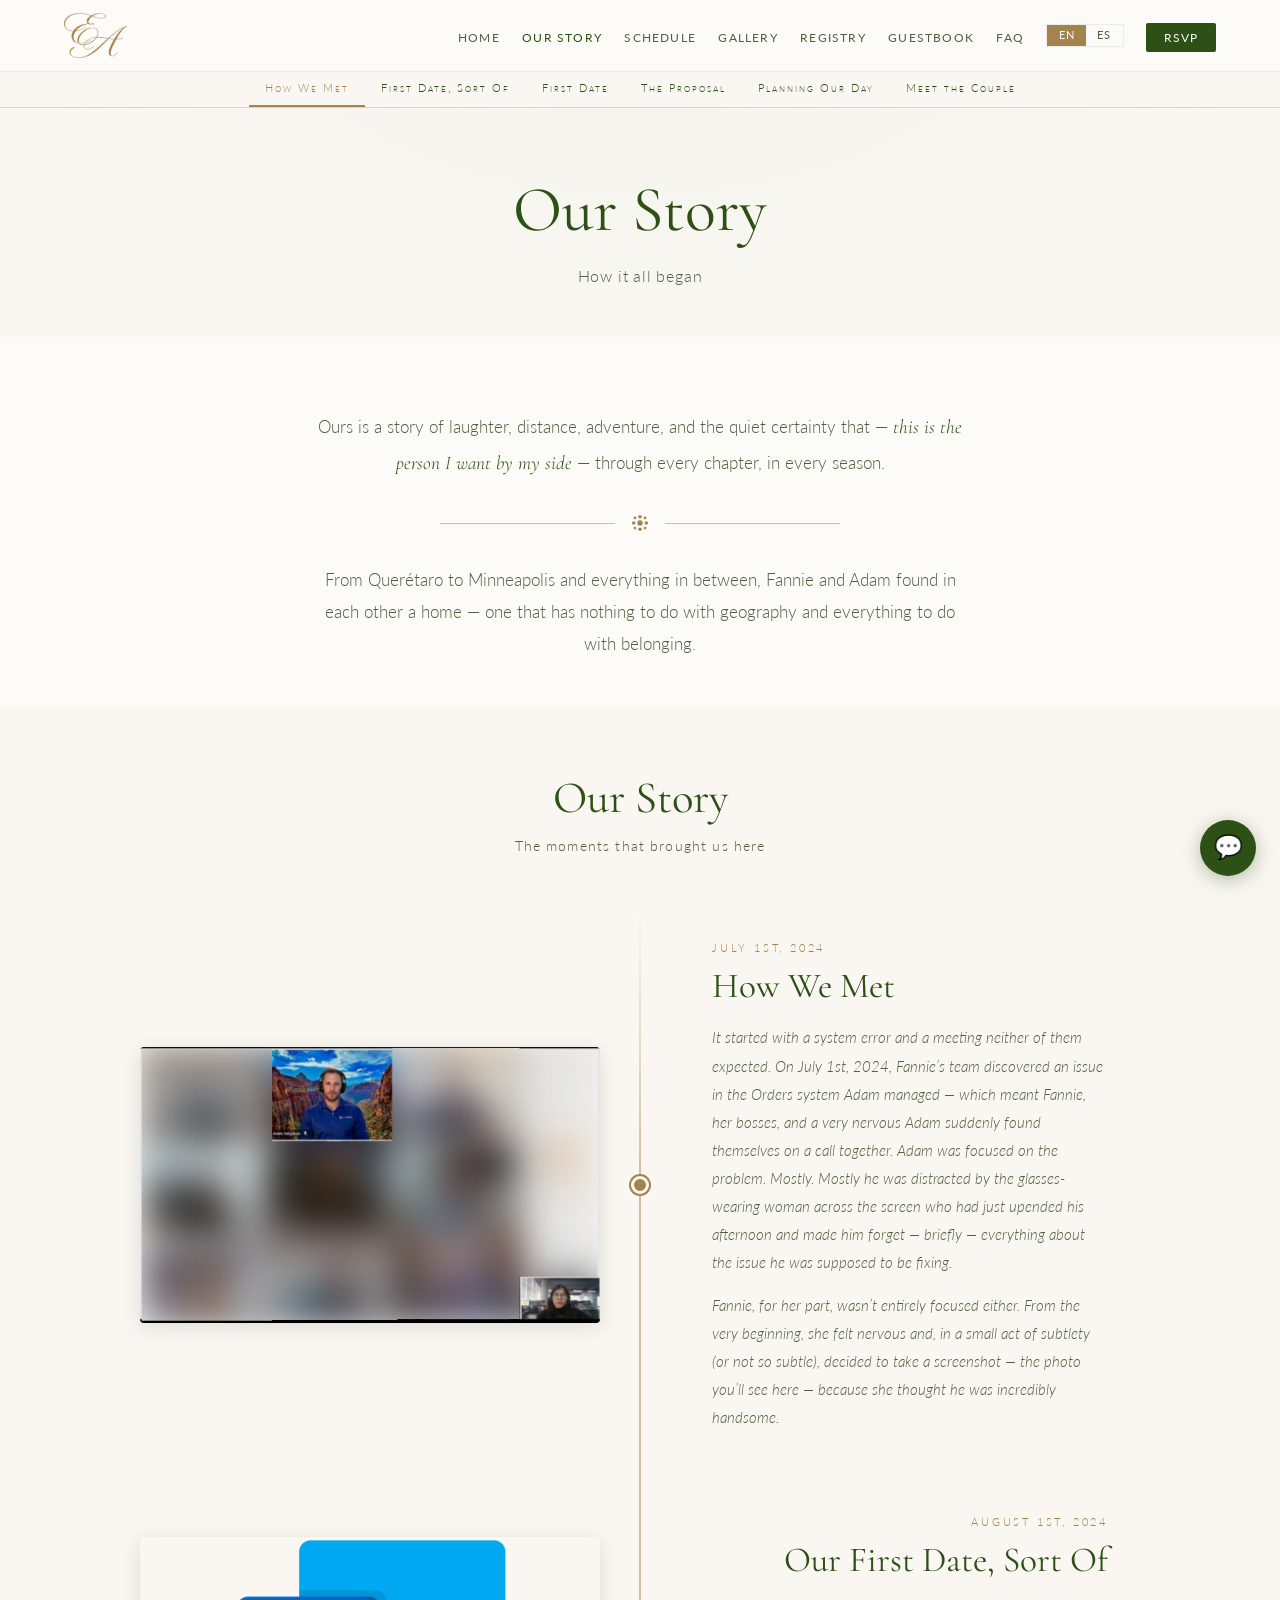
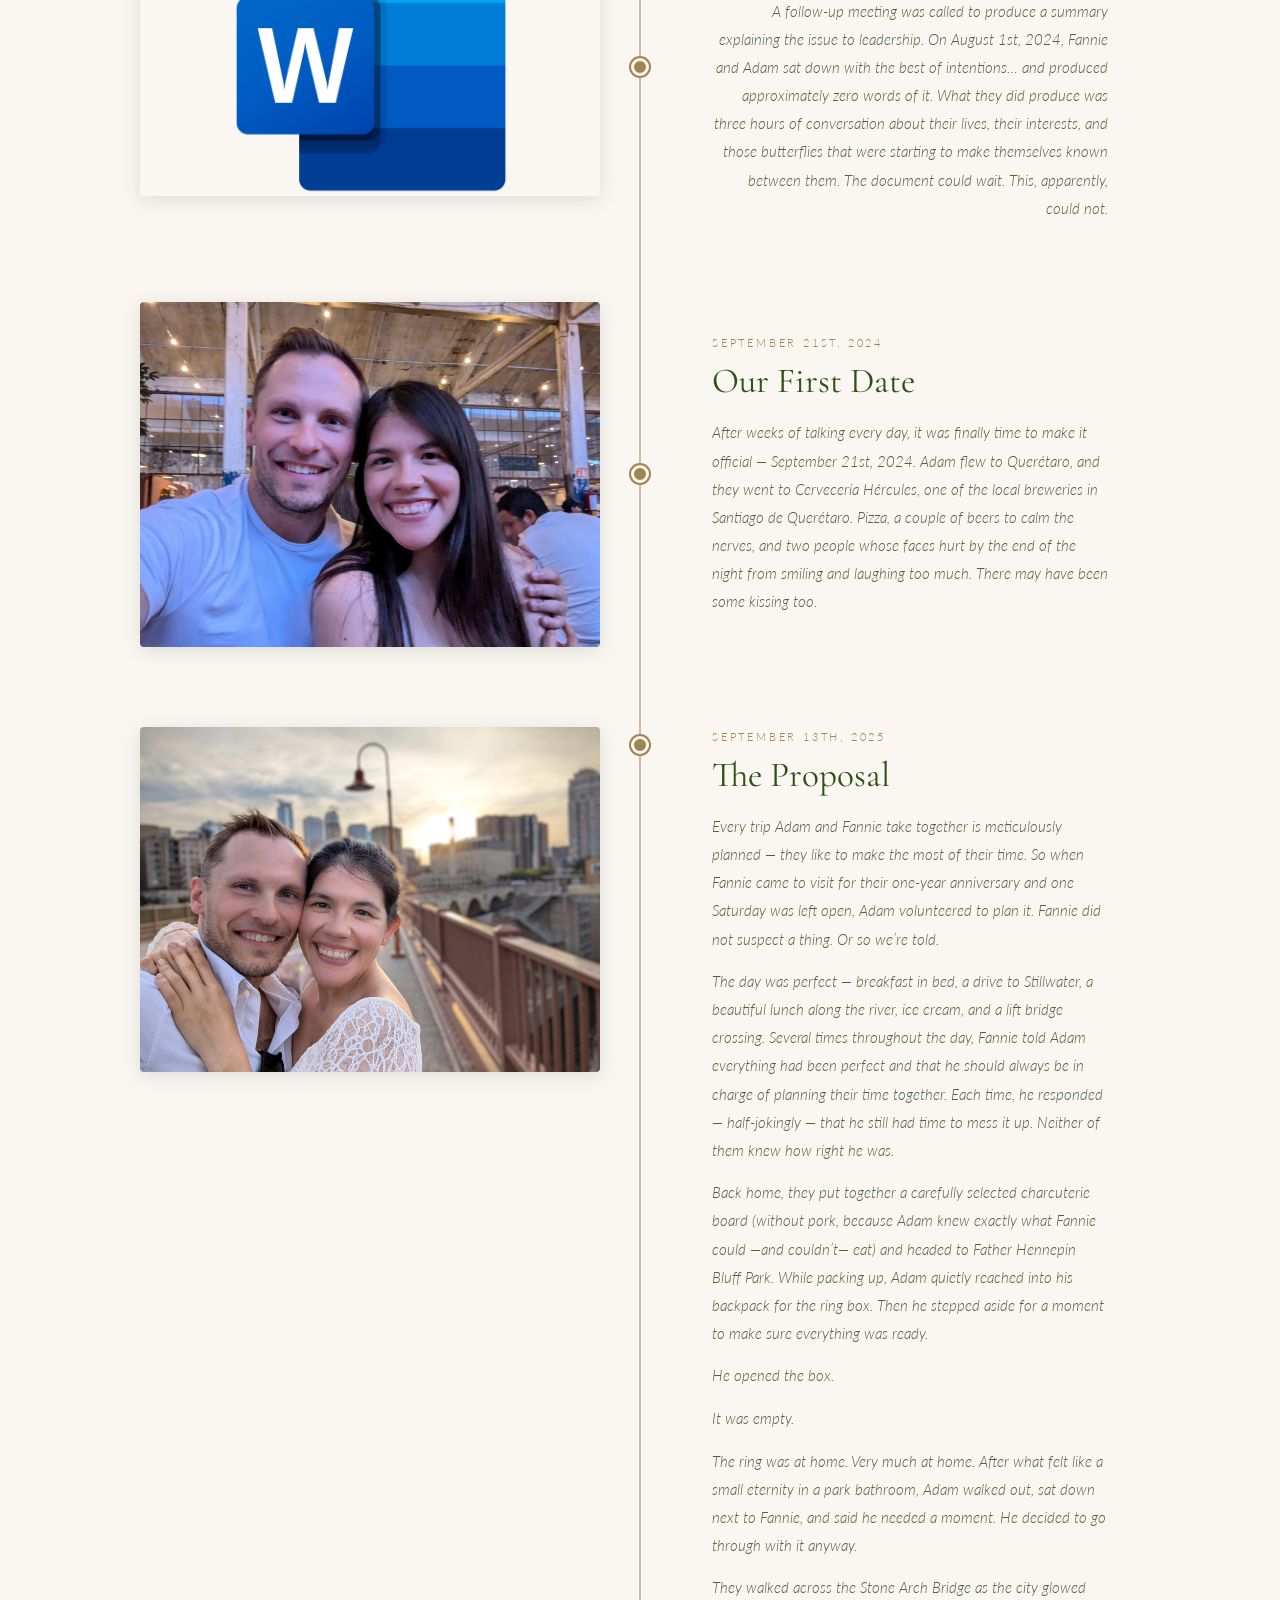
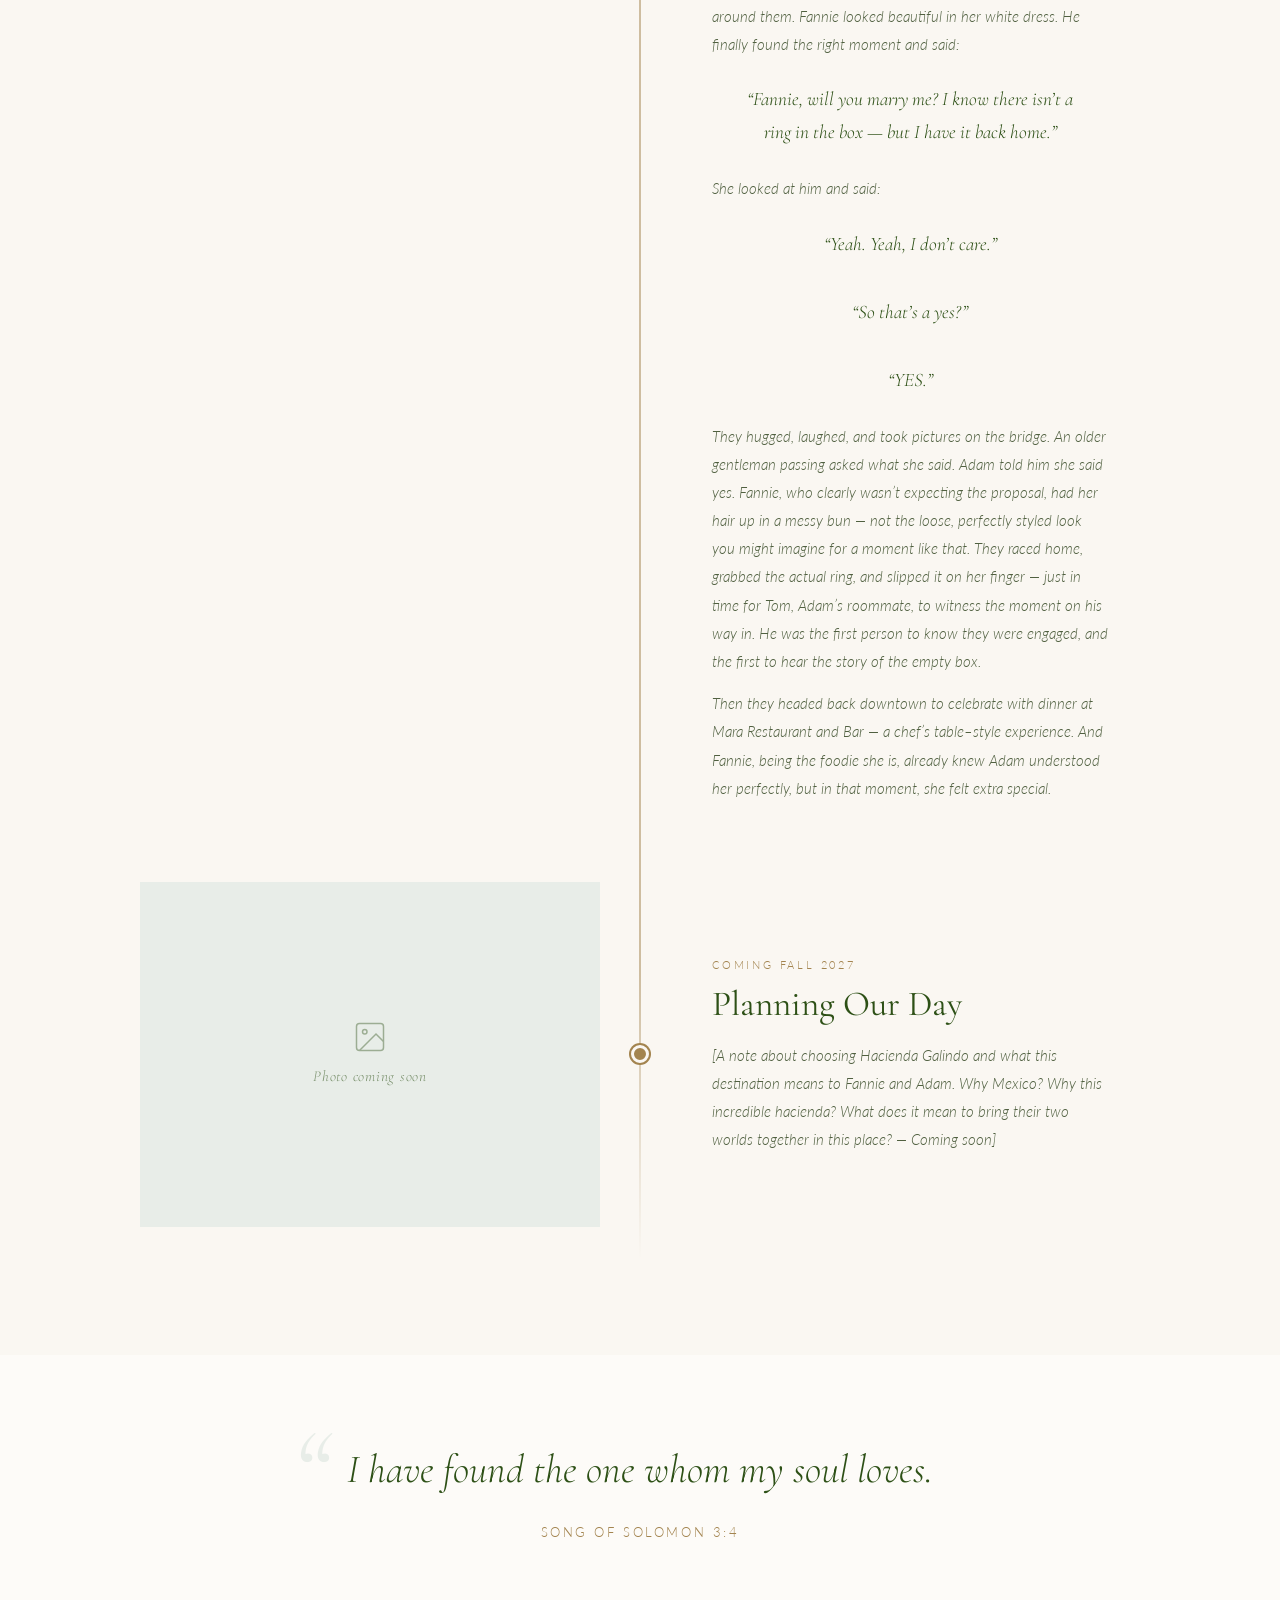
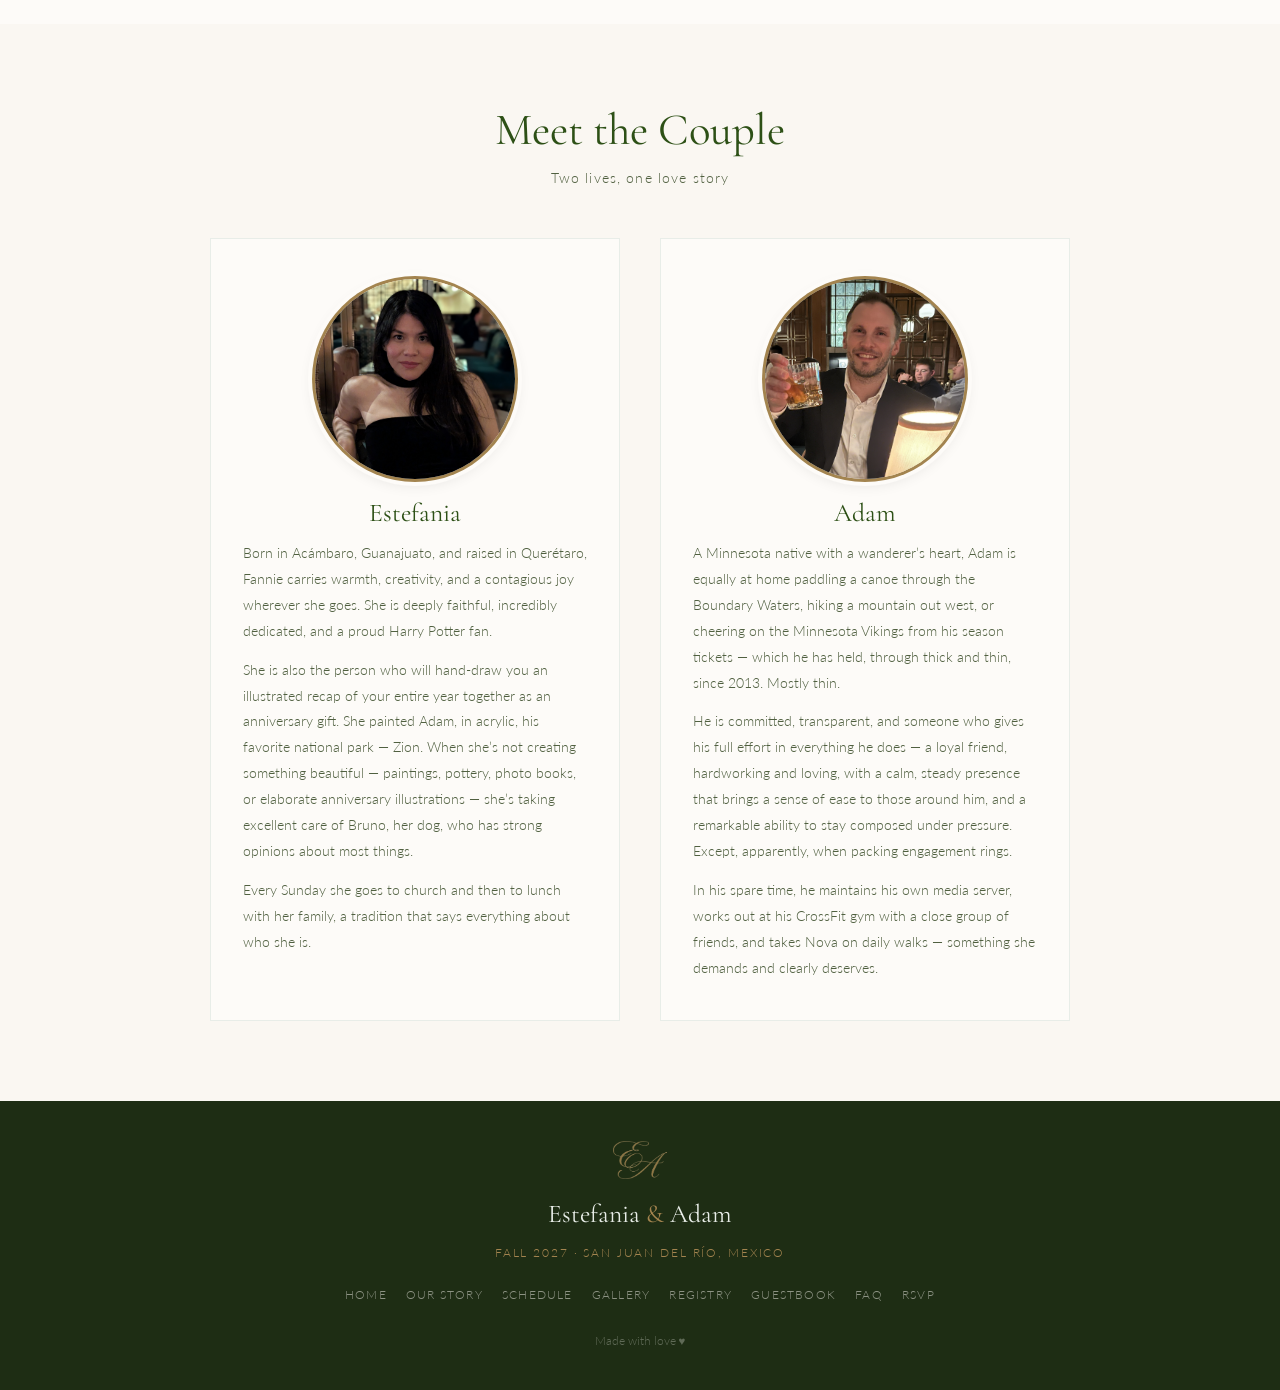
<file: our-story.html>
<!DOCTYPE html>
<html lang="en">
<head>
  <meta charset="UTF-8" />
  <meta name="viewport" content="width=device-width, initial-scale=1.0" />
  <link rel="icon" type="image/png" href="monogram_transparent.png">
  <title>Our Story · Estefania &amp; Adam</title>
  <link rel="stylesheet" href="style.css" />
  <style>
    /* ---- Intro ---- */
    .story-intro {
      padding: 4.5rem 0 3rem;
      background: var(--warm-white);
    }
    .story-intro-text {
      max-width: 660px;
      margin: 0 auto;
      text-align: center;
      font-size: 1.05rem;
      color: var(--text-light);
      line-height: 1.9;
    }
    .story-intro-text em {
      font-family: 'Cormorant Garamond', serif;
      font-style: italic;
      font-size: 1.15em;
      color: var(--rose);
    }

    /* ---- Story Timeline ---- */
    .story-timeline-section {
      padding: 4rem 0 6rem;
      background: var(--ivory);
    }

    .story-timeline {
      position: relative;
      max-width: 1000px;
      margin: 0 auto;
      padding: 2rem 0;
    }

    /* Vertical gold line */
    .story-timeline::before {
      content: '';
      position: absolute;
      left: 50%;
      top: 0;
      bottom: 0;
      width: 1px;
      background: linear-gradient(to bottom, transparent, var(--gold) 8%, var(--gold) 92%, transparent);
      transform: translateX(-50%);
    }

    /* ---- Each story item ---- */
    .story-item {
      display: grid;
      grid-template-columns: 1fr 80px 1fr;
      align-items: center;
      margin-bottom: 5rem;
      position: relative;
    }

    .story-item:last-child {
      margin-bottom: 0;
    }

    /* Center column: dot */
    .story-dot-col {
      display: flex;
      flex-direction: column;
      align-items: center;
      justify-content: center;
      position: relative;
      z-index: 1;
    }

    .story-dot {
      width: 18px;
      height: 18px;
      border-radius: 50%;
      background: var(--gold);
      border: 3px solid var(--ivory);
      box-shadow: 0 0 0 2px var(--gold);
      flex-shrink: 0;
    }

    /* Photo placeholder */
    .story-photo {
      aspect-ratio: 4 / 3;
      background: var(--blush);
      display: flex;
      flex-direction: column;
      align-items: center;
      justify-content: center;
      gap: 0.6rem;
      color: var(--rose);
    }

    .story-photo svg {
      opacity: 0.4;
    }

    .story-photo-label {
      font-family: 'Cormorant Garamond', serif;
      font-style: italic;
      font-size: 0.95rem;
      color: var(--rose);
      opacity: 0.6;
      letter-spacing: 0.05em;
    }

    /* Real photos */
    .story-img {
      display: block;
      width: 100%;
      max-height: 400px;
      object-fit: cover;
      border-radius: 4px;
      box-shadow: 0 4px 20px rgba(30, 45, 20, 0.13);
    }

    /* Text content */
    .story-text {
      padding: 0 2rem;
    }

    .story-text .story-label {
      font-size: 0.7rem;
      letter-spacing: 0.25em;
      text-transform: uppercase;
      color: var(--gold);
      margin-bottom: 0.5rem;
    }

    .story-text h2 {
      font-size: clamp(1.6rem, 3vw, 2.2rem);
      color: var(--rose);
      margin-bottom: 1rem;
      font-weight: 400;
    }

    .story-text p {
      font-size: 0.95rem;
      color: var(--text-light);
      line-height: 1.85;
      font-style: italic;
      margin-bottom: 0.9rem;
    }

    .story-text p:last-child {
      margin-bottom: 0;
    }

    .story-text a.map-link {
      color: inherit;
    }

    .story-text a.map-link:hover {
      color: var(--gold);
    }

    /* Alternating: odd items = photo left, text right */
    .story-item:nth-child(odd)  .story-col-a { order: 1; }
    .story-item:nth-child(odd)  .story-dot-col { order: 2; }
    .story-item:nth-child(odd)  .story-col-b { order: 3; }

    /* Even items = text left, photo right */
    .story-item:nth-child(even) .story-col-a { order: 3; }
    .story-item:nth-child(even) .story-dot-col { order: 2; }
    .story-item:nth-child(even) .story-col-b { order: 1; }

    /* text alignment mirrors the layout */
    .story-item:nth-child(odd)  .story-text { text-align: left; }
    .story-item:nth-child(even) .story-text { text-align: right; }

    /* Long-form item override (proposal) */
    .story-item--long {
      align-items: start;
    }
    .story-item--long .story-dot-col {
      padding-top: 0.6rem;
    }
    .story-item--long .story-text {
      text-align: left !important;
    }
    .story-item--long .story-photo {
      aspect-ratio: unset;
      min-height: 420px;
    }

    /* Pull quote inside story text */
    .story-pull-quote {
      font-family: 'Cormorant Garamond', serif !important;
      font-style: italic !important;
      font-size: 1.2rem !important;
      color: var(--rose) !important;
      text-align: center !important;
      padding: 0.6rem 1.5rem !important;
      margin: 1rem 0 !important;
      border-left: none !important;
      line-height: 1.7 !important;
    }

    /* Mobile: single column */
    @media (max-width: 700px) {
      .story-timeline::before { left: 20px; }

      .story-item {
        grid-template-columns: 40px 1fr;
        grid-template-rows: auto auto;
        margin-bottom: 3.5rem;
      }

      .story-item:nth-child(odd)  .story-col-a,
      .story-item:nth-child(even) .story-col-a,
      .story-item:nth-child(odd)  .story-col-b,
      .story-item:nth-child(even) .story-col-b {
        order: unset;
      }

      .story-item:nth-child(odd)  .story-dot-col,
      .story-item:nth-child(even) .story-dot-col {
        order: unset;
        grid-column: 1;
        grid-row: 1 / 3;
        align-self: start;
        padding-top: 0.3rem;
      }

      .story-col-a {
        grid-column: 2;
        grid-row: 1;
        margin-bottom: 0.8rem;
      }

      .story-col-b {
        grid-column: 2;
        grid-row: 2;
      }

      /* Even items have text in col-a and photo in col-b.
         Swap their rows so photo always appears first on mobile. */
      .story-item:nth-child(even) .story-col-b {
        grid-row: 1;
        margin-bottom: 0.8rem;
      }
      .story-item:nth-child(even) .story-col-a {
        grid-row: 2;
        margin-bottom: 0;
      }

      .story-item:nth-child(odd)  .story-text,
      .story-item:nth-child(even) .story-text {
        text-align: left;
        padding: 0 0 0 1rem;
      }

      .story-item:nth-child(odd)  .story-photo,
      .story-item:nth-child(even) .story-photo {
        margin-left: 1rem;
      }

      .story-item--long .story-photo {
        min-height: 220px;
      }
    }

    /* ---- Quote ---- */
    .quote-section {
      background: var(--warm-white);
      padding: 5rem 1rem;
      text-align: center;
    }

    .story-quote {
      font-family: 'Cormorant Garamond', serif;
      font-size: clamp(1.6rem, 4vw, 2.5rem);
      font-weight: 300;
      color: var(--rose);
      font-style: italic;
      max-width: 700px;
      margin: 0 auto 1.2rem;
      position: relative;
      padding: 0 2.5rem;
    }

    .story-quote::before {
      content: '\201C';
      position: absolute;
      left: 0;
      top: -0.2em;
      font-size: 3em;
      color: var(--blush);
      line-height: 1;
    }

    .quote-attribution {
      font-size: 0.8rem;
      letter-spacing: 0.2em;
      text-transform: uppercase;
      color: var(--gold);
    }

    /* ---- Meet the Couple ---- */
    .couple-section {
      padding: 5rem 0;
      background: var(--ivory);
    }

    .couple-grid {
      display: grid;
      grid-template-columns: 1fr 1fr;
      gap: 2.5rem;
      max-width: 860px;
      margin: 3rem auto 0;
    }

    @media (max-width: 580px) {
      .couple-grid { grid-template-columns: 1fr; gap: 1.5rem; }
    }

    .person-card {
      text-align: center;
      padding: 2.5rem 2rem;
      background: var(--warm-white);
      border: 1px solid var(--blush);
    }

    .person-photo {
      width: 200px;
      height: 200px;
      border-radius: 50%;
      object-fit: cover;
      display: block;
      margin: 0 auto 1.2rem;
      box-shadow: 0 0 0 3px #a3844f, 0 0 0 7px var(--warm-white), 0 4px 16px rgba(0,0,0,0.12);
    }

    @media (max-width: 580px) {
      .person-photo { width: 160px; height: 160px; }
    }

    .person-card h3 {
      font-size: 1.6rem;
      color: var(--rose);
      margin-bottom: 0.7rem;
    }

    .person-card p {
      font-size: 0.9rem;
      color: var(--text-light);
      line-height: 1.8;
      margin-bottom: 0.8rem;
      text-align: left;
    }

    .person-card p:last-child {
      margin-bottom: 0;
    }
  </style>
</head>
<body>

<nav class="site-nav" aria-label="Main navigation">
  <div class="nav-inner">
    <a href="index.html" class="nav-logo"><img src="monogram.svg" alt="Estefania &amp; Adam" height="45" style="display:block"></a>
    <button class="nav-toggle" aria-label="Toggle menu" aria-expanded="false">
      <span></span><span></span><span></span>
    </button>
    <ul class="nav-links">
      <li><a href="index.html" data-i18n="nav_home">Home</a></li>
      <li><a href="our-story.html" data-i18n="nav_story">Our Story</a></li>
      <li><a href="schedule.html" data-i18n="nav_schedule">Schedule</a></li>
      <li><a href="gallery.html" data-i18n="nav_gallery">Gallery</a></li>
      <li><a href="registry.html" data-i18n="nav_registry">Registry</a></li>
      <li><a href="guestbook.html" data-i18n="nav_guestbook">Guestbook</a></li>
      <li><a href="faq.html" data-i18n="nav_faq">FAQ</a></li>
      <li class="lang-toggle-item" style="display:flex;align-items:center">
        <div class="lang-toggle" role="group" aria-label="Language">
          <button class="lang-btn lang-active" id="lang-en" data-lang="en" onclick="setLanguage('en')">EN</button>
          <button class="lang-btn" id="lang-es" data-lang="es" onclick="setLanguage('es')">ES</button>
        </div>
      </li>
      <li><a href="rsvp.html" class="nav-rsvp-btn" data-i18n="nav_rsvp">RSVP</a></li>
    </ul>
  </div>
</nav>

<nav class="page-subnav" aria-label="Page sections">
  <div class="page-subnav-inner">
    <a href="#how-we-met" data-i18n="subnav_story_how_met">How We Met</a>
    <a href="#unofficial-first-date" data-i18n="subnav_story_unofficial">Unofficial First Date</a>
    <a href="#first-date" data-i18n="subnav_story_first_date">First Date</a>
    <a href="#the-proposal" data-i18n="subnav_story_proposal">The Proposal</a>
    <a href="#planning-our-day" data-i18n="subnav_story_planning">Planning Our Day</a>
    <a href="#meet-the-couple" data-i18n="subnav_story_couple">Meet the Couple</a>
  </div>
</nav>

<div class="page-hero">
  <h1 class="fade-in" data-i18n="story_hero_title">Our Story</h1>
  <p class="fade-in" data-i18n="story_hero_subtitle">How it all began</p>
</div>

<!-- Intro -->
<section class="story-intro">
  <div class="container">
    <div class="story-intro-text fade-in">
      <p data-i18n-html="story_intro_p1_html">Some love stories begin with a glance across a crowded room. Others start with a system error, a surprise meeting, and a woman with glasses who made a man forget everything he was supposed to be doing. Ours is a story of laughter, distance, adventure, and the quiet certainty that — <em>this is the person I want by my side</em> — through every chapter, in every season.</p>
      <div class="floral-divider" style="margin:2rem auto">
        <svg width="18" height="18" viewBox="0 0 20 20" fill="currentColor" aria-hidden="true">
          <circle cx="10" cy="10" r="3"/>
          <circle cx="10" cy="3" r="2"/>
          <circle cx="10" cy="17" r="2"/>
          <circle cx="3" cy="10" r="2"/>
          <circle cx="17" cy="10" r="2"/>
          <circle cx="4.4" cy="4.4" r="1.5"/>
          <circle cx="15.6" cy="4.4" r="1.5"/>
          <circle cx="4.4" cy="15.6" r="1.5"/>
          <circle cx="15.6" cy="15.6" r="1.5"/>
        </svg>
      </div>
      <p data-i18n="story_intro_p2">From Querétaro to Minneapolis and everywhere in between, Estefania and Adam found in each other a home — one that has nothing to do with geography and everything to do with belonging.</p>
    </div>
  </div>
</section>

<!-- Story Timeline -->
<section class="story-timeline-section">
  <div class="container">
    <h2 class="section-title fade-in" data-i18n="story_timeline_title">Our Story</h2>
    <p class="section-subtitle fade-in" data-i18n="story_timeline_subtitle">The moments that brought us here</p>

    <div class="story-timeline">

      <!-- Chapter One: How We Met — photo left, text right -->
      <div id="how-we-met" class="story-item fade-in">
        <div class="story-col-a">
          <img src="photos/first meeting together.jpeg" alt="How We Met" class="story-img">
        </div>
        <div class="story-dot-col">
          <div class="story-dot"></div>
        </div>
        <div class="story-col-b">
          <div class="story-text">
            <div class="story-label" data-i18n="story_ch1_label">July 1st, 2024</div>
            <h2 data-i18n="story_ch1_title">How We Met</h2>
            <p data-i18n="story_ch1_text">It started with a system error and a meeting neither of them expected. On July 1st, 2024, Fannie's team discovered an issue in the Orders system Adam managed — which meant Fannie, her bosses, and a very nervous Adam suddenly found themselves on a call together. Adam was focused on the problem. Mostly. Mostly he was distracted by the glasses-wearing woman across the screen who had just upended his afternoon and made him forget — briefly — everything about the issue he was supposed to be fixing.</p>
            <p data-i18n="story_ch1_text_p2">Fannie, for her part, wasn't entirely focused either. From the very beginning, she felt nervous and, in a small act of subtlety (or not so subtle), decided to take a screenshot — the photo you'll see here — because she thought he was incredibly handsome.</p>
          </div>
        </div>
      </div>

      <!-- Chapter Two: Our Unofficial First Date — text right, photo left -->
      <div id="unofficial-first-date" class="story-item fade-in">
        <div class="story-col-a">
          <div class="story-text">
            <div class="story-label" data-i18n="story_ch2_label">August 1st, 2024</div>
            <h2 data-i18n="story_ch2_title">Our First Date, Sort Of</h2>
            <p data-i18n="story_ch2_text">A follow-up meeting was called to produce a summary document explaining the issue to leadership. On August 1st, 2024, Fannie and Adam sat down with the best of intentions and produced approximately zero words of it. What they did produce was three hours of conversation about their lives, their interests, and whatever that fluttery thing was happening between them. The document could wait. This, apparently, could not.</p>
          </div>
        </div>
        <div class="story-dot-col">
          <div class="story-dot"></div>
        </div>
        <div class="story-col-b">
          <img src="photos/Unofficial first date - Microsoft-Word-Logo.png" alt="Our Unofficial First Date" class="story-img">
        </div>
      </div>

      <!-- Chapter Three: Our First Date — photo left, text right -->
      <div id="first-date" class="story-item fade-in">
        <div class="story-col-a">
          <img src="photos/First Date - Cervecería Hércules.jpg" alt="Our First Date" class="story-img">
        </div>
        <div class="story-dot-col">
          <div class="story-dot"></div>
        </div>
        <div class="story-col-b">
          <div class="story-text">
            <div class="story-label" data-i18n="story_ch3_label">September 21st, 2024</div>
            <h2 data-i18n="story_ch3_title">Our First Date</h2>
            <p data-i18n-html="story_ch3_text">After weeks of talking every day, it was finally time to make it official — September 21st, 2024. Adam flew to Querétaro, and they went to <a href="https://maps.app.goo.gl/eegKD321FdE9XDaz5" class="map-link" target="_blank" rel="noopener noreferrer">Cervecería Hércules</a>, one of the local breweries in Santiago de Querétaro. Pizza, a couple of beers to calm the nerves, and two people whose faces hurt by the end of the night from smiling and laughing too much. There may have been some kissing too.</p>
          </div>
        </div>
      </div>

      <!-- Chapter Four: The Proposal — long form, text left, photo right -->
      <div id="the-proposal" class="story-item story-item--long fade-in">
        <div class="story-col-a">
          <div class="story-text">
            <div class="story-label" data-i18n="story_ch4_label">September 13th, 2025</div>
            <h2 data-i18n="story_ch4_title">The Proposal</h2>
            <p data-i18n="story_ch4_p1">Every trip Adam and Fannie take together is meticulously planned — they like to make the most of their time. So when Fannie came to visit for their one-year anniversary and one Saturday was left open, Adam volunteered to plan it. Fannie did not suspect a thing. Or so we're told.</p>
            <p data-i18n="story_ch4_p2">The day was perfect — breakfast in bed, a drive to Stillwater, a beautiful lunch along the river, ice cream, and a lift bridge crossing. On the drive home, Fannie told Adam it was a perfect day and that he should always plan their time together. He responded, jokingly, that he still had time to mess it up. Neither of them knew how right he was.</p>
            <p data-i18n="story_ch4_p3">Back home they put together a charcuterie board and headed to Father Hennepin Bluff Park. While packing it up, Adam quietly reached into his backpack for the ring box. Then he excused himself to check the ring was set and ready.</p>
            <p data-i18n="story_ch4_p4">He opened the box.</p>
            <p data-i18n="story_ch4_p5">It was empty.</p>
            <p data-i18n="story_ch4_p6">The ring was at home. Very much at home. After what felt like a small eternity in a park bathroom, Adam walked out, sat down next to Fannie, and said he needed a moment. He decided to go through with it anyway.</p>
            <p data-i18n="story_ch4_p7">They walked across the Stone Arch Bridge as the city glowed around them. Fannie looked beautiful in her white dress. He finally found the right moment and said:</p>
            <p class="story-pull-quote" data-i18n="story_ch4_pq1">"Fannie, will you marry me? I know there isn't a ring in the box — but I have it back home."</p>
            <p data-i18n="story_ch4_p8">She looked at him and said:</p>
            <p class="story-pull-quote" data-i18n="story_ch4_pq2">"Yeah. Yeah, I don't care."</p>
            <p class="story-pull-quote" data-i18n="story_ch4_pq3">"So that's a yes?"</p>
            <p class="story-pull-quote" data-i18n="story_ch4_pq4">"YES."</p>
            <p data-i18n="story_ch4_p9">They hugged, laughed, and took pictures on the bridge. An older gentleman passing asked what she said. Adam told him she said yes. They raced home, grabbed the actual ring, and slipped it on her finger — just in time for Tom, Adam's roommate, to witness the moment on his way in. He was the first person to know they were engaged, and the first to hear the story of the empty box.</p>
            <p data-i18n-html="story_ch4_p10">Then they headed back downtown to celebrate with dinner at <a href="https://maps.app.goo.gl/VNMytKsi1SR7gtft6" class="map-link" target="_blank" rel="noopener noreferrer">Mara Restaurant and Bar</a> &mdash; a chef&rsquo;s table&ndash;style experience. And Fannie, being the foodie she is, already knew Adam understood her perfectly, but in that moment, she felt extra special.</p>
          </div>
        </div>
        <div class="story-dot-col">
          <div class="story-dot"></div>
        </div>
        <div class="story-col-b">
          <img src="photos/Proposal - Bridge with no ring.jpg" alt="The Proposal" class="story-img">
        </div>
      </div>

      <!-- Chapter Five: Planning Our Day — photo left, text right -->
      <div id="planning-our-day" class="story-item fade-in">
        <div class="story-col-a">
          <div class="story-photo">
            <svg width="36" height="36" viewBox="0 0 24 24" fill="none" stroke="currentColor" stroke-width="1" aria-hidden="true"><rect x="3" y="3" width="18" height="18" rx="2"/><circle cx="8.5" cy="8.5" r="1.5"/><polyline points="21 15 16 10 5 21"/></svg>
            <span class="story-photo-label" data-i18n="story_ch5_photo">Photo coming soon</span>
          </div>
        </div>
        <div class="story-dot-col">
          <div class="story-dot"></div>
        </div>
        <div class="story-col-b">
          <div class="story-text">
            <div class="story-label" data-i18n="story_ch5_label">Coming Fall 2027</div>
            <h2 data-i18n="story_ch5_title">Planning Our Day</h2>
            <p data-i18n="story_ch5_text">[A note about choosing Hacienda Galindo and what this destination means to Estefania and Adam. Why Mexico? Why this incredible hacienda? What does it mean to bring their two worlds together in this place? — Coming soon]</p>
          </div>
        </div>
      </div>

    </div>
  </div>
</section>

<!-- Quote -->
<section class="quote-section">
  <div class="container">
    <blockquote class="story-quote fade-in" data-i18n="story_quote">
      I have found the one whom my soul loves.
    </blockquote>
    <p class="quote-attribution fade-in" data-i18n="story_quote_attribution">Song of Solomon 3:4</p>
  </div>
</section>

<!-- Meet the Couple -->
<section id="meet-the-couple" class="couple-section">
  <div class="container">
    <h2 class="section-title fade-in" data-i18n="story_couple_title">Meet the Couple</h2>
    <p class="section-subtitle fade-in" data-i18n="story_couple_subtitle">Two lives, one love story</p>

    <div class="couple-grid">
      <div class="person-card fade-in">
        <!-- Estefania portrait photo -->
        <img src="photos/Estefania individual photo for about us.jpg" alt="Estefania" class="person-photo" style="object-position: center 15%">
        <h3>Estefania</h3>
        <p data-i18n="story_bio_estefania_p1">Born in Acámbaro, Guanajuato and raised in Querétaro, Estefania brings warmth, creativity, and an infectious joy to every room she enters. She's deeply faithful, fiercely driven, and somehow also the person who will hand-draw you an illustrated recap of your entire year together as an anniversary gift. She painted Adam his favorite national park — Zion.</p>
        <p data-i18n="story_bio_estefania_p2">When she's not creating something beautiful — paintings, pottery, photo books, or elaborate anniversary illustrations — she's taking excellent care of Bruno, her dog, who has strong opinions about most things. She sees her family every Sunday at church and lunch, a tradition that says everything about who she is.</p>
        <p data-i18n="story_bio_estefania_p3">She is also, for the record, a devoted Harry Potter fan. The sorting hat knows what it did.</p>
      </div>

      <div class="person-card fade-in">
        <!-- Adam portrait photo -->
        <img src="photos/Adam individual photo for about us.jpg" alt="Adam" class="person-photo" style="object-position: top center">
        <h3>Adam</h3>
        <p data-i18n="story_bio_adam_p1">A Minnesota native with a wanderer's heart, Adam is equally at home paddling a canoe through the Boundary Waters, hiking a mountain out west, or cheering on the Minnesota Vikings from his season tickets — which he has held, through thick and thin, since 2013. Mostly thin.</p>
        <p data-i18n="story_bio_adam_p2">He maintains a media server, works out at his CrossFit gym with a crew of close friends, and takes Nova on daily walks — which she demands and deserves.</p>
        <p data-i18n="story_bio_adam_p3">Adam works hard at what he does, shows up for the people he loves, and has a remarkable ability to stay calm under pressure. Except, apparently, when packing engagement rings.</p>
      </div>
    </div>
  </div>
</section>

<footer class="site-footer">
  <img src="monogram.svg" alt="" aria-hidden="true" height="38" style="opacity:0.85;display:block;margin:0 auto 0.8rem">
  <p class="footer-names">Estefania <span class="footer-ampersand">&amp;</span> Adam</p>
  <p class="footer-date"><span data-i18n="footer_date_season">Fall 2027</span> · <a href="https://maps.google.com/?q=Fiesta+Americana+Hacienda+Galindo+Resort+%26+Spa,+Carretera+Amealco+Km+5.5,+San+Juan+del+Rio,+Queretaro,+Mexico" class="map-link" target="_blank" rel="noopener noreferrer">San Juan del Río, <span data-i18n="footer_date_country">Mexico</span></a></p>
  <ul class="footer-links">
    <li><a href="index.html" data-i18n="nav_home">Home</a></li>
    <li><a href="our-story.html" data-i18n="nav_story">Our Story</a></li>
    <li><a href="schedule.html" data-i18n="nav_schedule">Schedule</a></li>
    <li><a href="gallery.html" data-i18n="nav_gallery">Gallery</a></li>
    <li><a href="registry.html" data-i18n="nav_registry">Registry</a></li>
    <li><a href="guestbook.html" data-i18n="nav_guestbook">Guestbook</a></li>
    <li><a href="faq.html" data-i18n="nav_faq">FAQ</a></li>
    <li><a href="rsvp.html" data-i18n="nav_rsvp">RSVP</a></li>
  </ul>
  <p class="footer-copy" data-i18n="footer_love">Made with love &hearts;</p>
</footer>

<script src="translations.js"></script>
<script src="script.js"></script>

<!-- ===== CHAT WIDGET ===== -->
<div id="chat-widget">
  <button id="chat-bubble" class="chat-bubble-btn" aria-label="Open wedding chat" aria-haspopup="dialog" aria-expanded="false">
    💬
    <span id="chat-unread-badge" class="chat-badge" style="display:none" aria-live="polite"></span>
  </button>
  <div id="chat-window" class="chat-window" role="dialog" aria-label="Wedding Chat" aria-hidden="true">
    <div class="chat-header">
      <div class="chat-header-text">
        <div class="chat-title" data-i18n="chat_title">Wedding Chat 💒</div>
        <div class="chat-subtitle" data-i18n="chat_subtitle">Chat with guests in real time</div>
      </div>
      <button class="chat-close-btn" aria-label="Close chat">✕</button>
    </div>
    <div id="chat-name-prompt" class="chat-name-prompt"></div>
    <div id="chat-main" class="chat-main" style="display:none">
      <div id="chat-user-bar" class="chat-user-bar"></div>
      <div id="chat-messages" class="chat-messages"></div>
      <div class="chat-input-wrap">
        <div class="chat-input-row">
          <input type="text" id="chat-input" class="chat-input" maxlength="200" data-i18n-placeholder="chat_placeholder" placeholder="Type a message…" autocomplete="off" />
          <button id="chat-send" class="chat-send-btn" data-i18n="chat_send" disabled>Send</button>
        </div>
        <span id="chat-char-count" class="chat-char-count" style="display:none"></span>
      </div>
    </div>
  </div>
</div>
<script src="chat.js"></script>
</body>
</html>
</file>
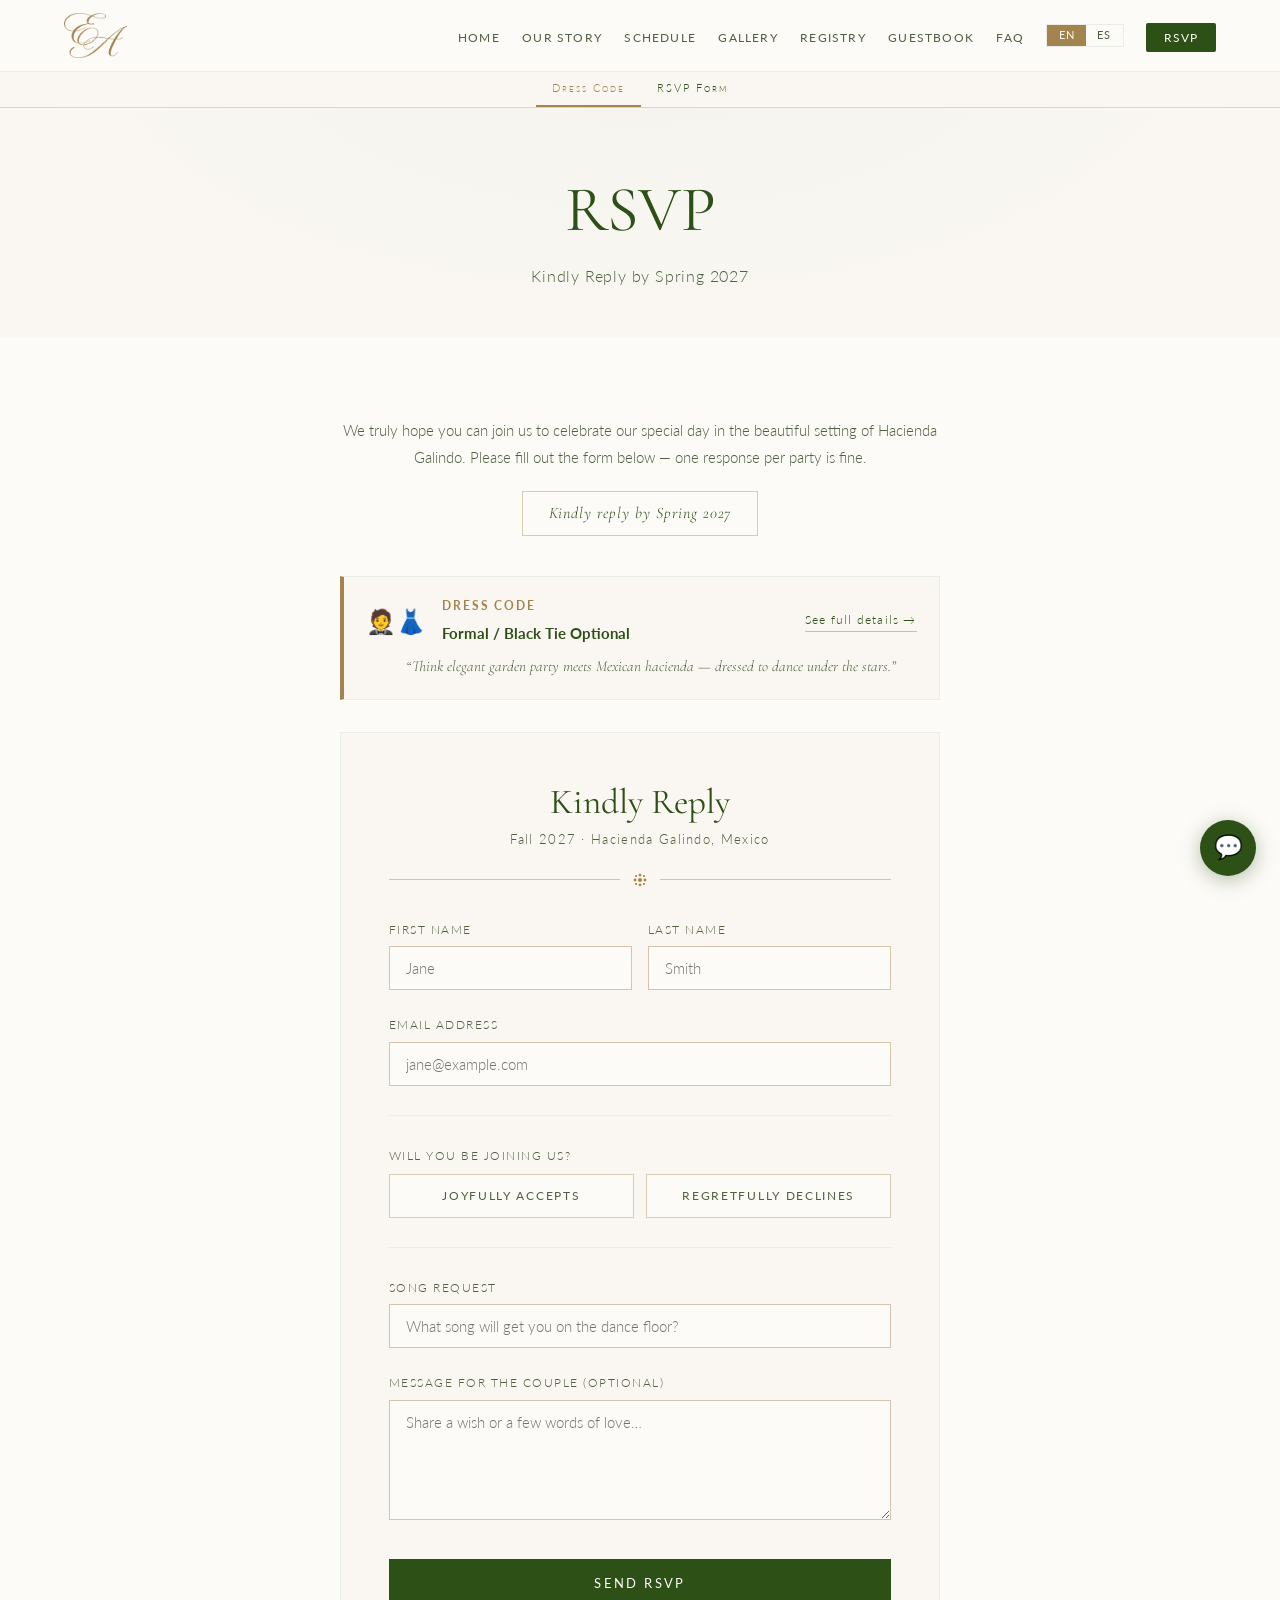
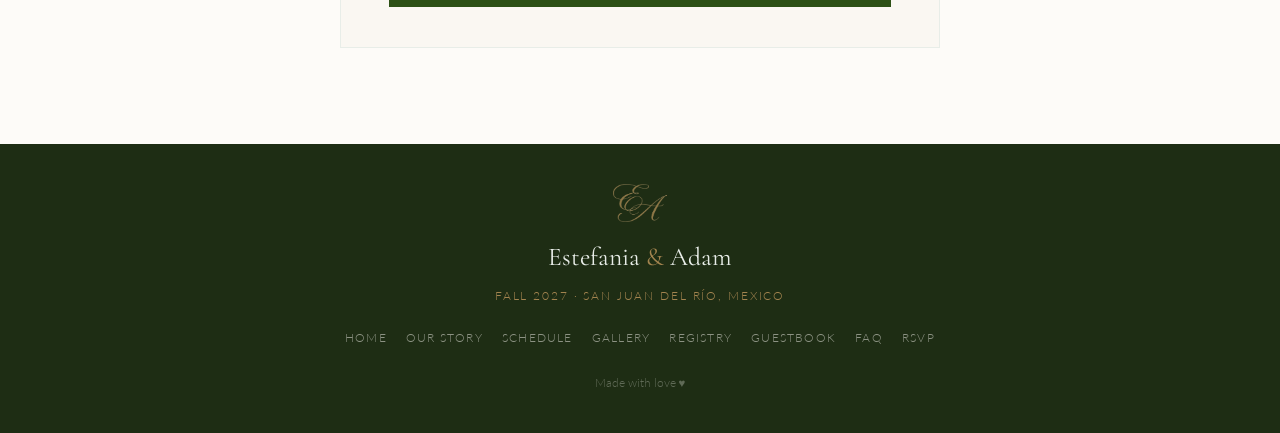
<file: rsvp.html>
<!DOCTYPE html>
<html lang="en">
<head>
  <meta charset="UTF-8" />
  <meta name="viewport" content="width=device-width, initial-scale=1.0" />
  <link rel="icon" type="image/png" href="monogram_transparent.png">
  <title>RSVP · Estefania &amp; Adam</title>
  <link rel="stylesheet" href="style.css" />
  <style>
    .rsvp-section {
      padding: 5rem 0 6rem;
      background: var(--warm-white);
    }

    .rsvp-wrapper {
      max-width: 600px;
      margin: 0 auto;
    }

    /* ---- Intro block ---- */
    .rsvp-intro {
      text-align: center;
      margin-bottom: 2.5rem;
    }

    .rsvp-intro p {
      color: var(--text-light);
      font-size: 0.95rem;
      line-height: 1.8;
    }

    .rsvp-deadline {
      display: inline-block;
      margin-top: 1.2rem;
      font-family: 'Cormorant Garamond', serif;
      font-size: 1rem;
      font-style: italic;
      color: var(--rose);
      border: 1px solid rgba(163, 132, 79, 0.4);
      padding: 0.5rem 1.6rem;
      letter-spacing: 0.06em;
    }

    /* ---- Form box ---- */
    .rsvp-form-box {
      background: var(--ivory);
      border: 1px solid var(--blush);
      padding: 3rem 3rem 2.5rem;
    }

    @media (max-width: 520px) {
      .rsvp-form-box { padding: 2rem 1.5rem 2rem; }
    }

    .form-heading {
      font-size: clamp(1.7rem, 4vw, 2.2rem);
      color: var(--rose);
      text-align: center;
      margin-bottom: 0.3rem;
    }

    .form-subheading {
      text-align: center;
      font-size: 0.82rem;
      letter-spacing: 0.1em;
      color: var(--text-light);
      margin-bottom: 0;
    }

    /* Decorative gold divider below heading */
    .form-gold-divider {
      display: flex;
      align-items: center;
      gap: 0.8rem;
      margin: 1.4rem 0 2rem;
    }

    .form-gold-divider::before,
    .form-gold-divider::after {
      content: '';
      flex: 1;
      height: 1px;
      background: var(--gold);
      opacity: 0.45;
    }

    .form-gold-divider svg {
      color: var(--gold);
      flex-shrink: 0;
    }

    /* ---- Gold-bordered inputs ---- */
    .rsvp-form-box .form-group input,
    .rsvp-form-box .form-group select,
    .rsvp-form-box .form-group textarea {
      border: 1px solid rgba(163, 132, 79, 0.45);
      background: var(--warm-white);
      transition: border-color 0.2s, box-shadow 0.2s;
    }

    .rsvp-form-box .form-group input:focus,
    .rsvp-form-box .form-group select:focus,
    .rsvp-form-box .form-group textarea:focus {
      border-color: var(--gold);
      box-shadow: 0 0 0 3px rgba(163, 132, 79, 0.1);
      outline: none;
    }

    /* ---- Section divider inside form ---- */
    .form-section-rule {
      border: none;
      border-top: 1px solid var(--blush);
      margin: 1.8rem 0;
    }

    /* ---- Attending toggle buttons ---- */
    .attend-btns {
      display: grid;
      grid-template-columns: 1fr 1fr;
      gap: 0.8rem;
      margin-top: 0.5rem;
    }

    .attend-btn {
      padding: 0.85rem 0.5rem;
      font-family: 'Lato', sans-serif;
      font-size: 0.75rem;
      font-weight: 400;
      letter-spacing: 0.14em;
      text-transform: uppercase;
      border: 1px solid rgba(163, 132, 79, 0.4);
      background: var(--warm-white);
      color: var(--text-light);
      cursor: pointer;
      transition: all 0.2s;
    }

    .attend-btn:hover {
      border-color: var(--rose);
      color: var(--rose);
    }

    .attend-btn.selected-yes {
      background: var(--rose);
      border-color: var(--rose);
      color: var(--warm-white);
    }

    .attend-btn.selected-no {
      background: var(--text);
      border-color: var(--text);
      color: var(--warm-white);
    }

    /* ---- Guest count dropdown ---- */
    .select-wrapper {
      position: relative;
    }

    .select-wrapper::after {
      content: '›';
      position: absolute;
      right: 1rem;
      top: 50%;
      transform: translateY(-50%) rotate(90deg);
      color: var(--gold);
      pointer-events: none;
      font-size: 1rem;
    }

    .select-wrapper select {
      padding-right: 2.5rem;
    }

    /* ---- Meal options ---- */
    .meal-options {
      display: grid;
      grid-template-columns: 1fr 1fr;
      gap: 0.7rem;
      margin-top: 0.5rem;
    }

    .meal-option {
      border: 1px solid rgba(163, 132, 79, 0.4);
      padding: 1rem 0.8rem;
      text-align: center;
      cursor: pointer;
      transition: all 0.2s;
      background: var(--warm-white);
      display: block;
    }

    .meal-option input[type="radio"] {
      display: none;
    }

    .meal-option:has(input:checked) {
      border-color: var(--rose);
      background: var(--blush);
    }

    .meal-option:hover:not(:has(input:checked)) {
      border-color: var(--gold);
    }

    .meal-icon {
      font-size: 1.5rem;
      margin-bottom: 0.3rem;
    }

    .meal-label {
      font-size: 0.78rem;
      letter-spacing: 0.06em;
      color: var(--text);
    }

    /* ---- Submit button ---- */
    .rsvp-submit-btn {
      width: 100%;
      padding: 1rem;
      font-size: 0.82rem;
      letter-spacing: 0.18em;
      margin-top: 0.5rem;
      background: var(--rose);
      color: var(--warm-white);
      border: none;
      font-family: 'Lato', sans-serif;
      text-transform: uppercase;
      cursor: pointer;
      transition: background 0.2s, transform 0.15s;
    }

    .rsvp-submit-btn:hover:not(:disabled) {
      background: var(--rose-dark);
      transform: translateY(-1px);
    }

    .rsvp-submit-btn:disabled {
      opacity: 0.65;
      cursor: not-allowed;
    }

    /* ---- Error message ---- */
    .rsvp-error {
      display: none;
      background: #f0f5f0;
      border: 1px solid rgba(45, 80, 22, 0.3);
      color: var(--rose);
      padding: 0.85rem 1.2rem;
      font-size: 0.88rem;
      margin-top: 1rem;
      text-align: center;
    }

    /* ---- Success panel ---- */
    #rsvp-success {
      display: none;
      text-align: center;
      padding: 3.5rem 2rem;
      background: var(--ivory);
      border: 1px solid var(--blush);
    }

    .success-icon {
      color: var(--gold);
      margin-bottom: 1.2rem;
    }

    #rsvp-success h2 {
      font-size: clamp(1.8rem, 5vw, 2.6rem);
      color: var(--rose);
      font-weight: 400;
      margin-bottom: 0.8rem;
    }

    #rsvp-success p {
      color: var(--text-light);
      font-size: 0.95rem;
      line-height: 1.7;
      max-width: 400px;
      margin: 0 auto 1.5rem;
    }
  </style>
</head>
<body>

<nav class="site-nav" aria-label="Main navigation">
  <div class="nav-inner">
    <a href="index.html" class="nav-logo"><img src="monogram.svg" alt="Estefania &amp; Adam" height="45" style="display:block"></a>
    <button class="nav-toggle" aria-label="Toggle menu" aria-expanded="false">
      <span></span><span></span><span></span>
    </button>
    <ul class="nav-links">
      <li><a href="index.html" data-i18n="nav_home">Home</a></li>
      <li><a href="our-story.html" data-i18n="nav_story">Our Story</a></li>
      <li><a href="schedule.html" data-i18n="nav_schedule">Schedule</a></li>
      <li><a href="gallery.html" data-i18n="nav_gallery">Gallery</a></li>
      <li><a href="registry.html" data-i18n="nav_registry">Registry</a></li>
      <li><a href="guestbook.html" data-i18n="nav_guestbook">Guestbook</a></li>
      <li><a href="faq.html" data-i18n="nav_faq">FAQ</a></li>
      <li class="lang-toggle-item" style="display:flex;align-items:center">
        <div class="lang-toggle" role="group" aria-label="Language">
          <button class="lang-btn lang-active" id="lang-en" data-lang="en" onclick="setLanguage('en')">EN</button>
          <button class="lang-btn" id="lang-es" data-lang="es" onclick="setLanguage('es')">ES</button>
        </div>
      </li>
      <li><a href="rsvp.html" class="nav-rsvp-btn" data-i18n="nav_rsvp">RSVP</a></li>
    </ul>
  </div>
</nav>

<nav class="page-subnav" aria-label="Page sections">
  <div class="page-subnav-inner">
    <a href="#dress-code-reminder" data-i18n="subnav_rsvp_dress">Dress Code</a>
    <a href="#rsvp-form" data-i18n="subnav_rsvp_form">RSVP Form</a>
  </div>
</nav>

<div class="page-hero">
  <h1 class="fade-in" data-i18n="rsvp_hero_title">RSVP</h1>
  <p class="fade-in" data-i18n="rsvp_hero_subtitle">Please let us know if you'll be joining us</p>
</div>

<section class="rsvp-section">
  <div class="container">
    <div class="rsvp-wrapper">

      <!-- Intro -->
      <div class="rsvp-intro fade-in">
        <p data-i18n="rsvp_intro">We truly hope you can join us to celebrate our special day in the beautiful setting of Hacienda Galindo. Please fill out the form below — one response per party is fine.</p>
        <span class="rsvp-deadline" data-i18n="rsvp_deadline">Kindly reply by March 2027</span>
      </div>

      <!-- Success panel (hidden until submit) -->
      <div id="rsvp-success" role="alert">
        <div class="success-icon">
          <svg width="48" height="48" viewBox="0 0 24 24" fill="none" stroke="currentColor" stroke-width="1.2" aria-hidden="true">
            <path d="M12 21C12 21 3 15 3 9a9 9 0 0 1 18 0c0 6-9 12-9 12z"/>
            <path d="M9 12l2 2 4-4" stroke-linecap="round" stroke-linejoin="round"/>
          </svg>
        </div>
        <h2 id="success-heading">Thank you!</h2>
        <p id="success-message">We can't wait to celebrate with you.</p>
        <a href="faq.html" class="btn btn-outline" data-i18n="rsvp_faq_btn">View Travel &amp; FAQ</a>
      </div>

      <!-- Dress code reminder -->
      <div id="dress-code-reminder" class="fade-in" style="
        background: var(--ivory);
        border: 1px solid var(--blush);
        border-left: 4px solid var(--gold);
        padding: 1.2rem 1.4rem;
        margin-bottom: 2rem;
      ">
        <div style="display:flex;align-items:center;gap:1rem;flex-wrap:wrap;margin-bottom:0.5rem">
          <span style="font-size:1.5rem;line-height:1;flex-shrink:0" aria-hidden="true">🤵👗</span>
          <div style="flex:1;min-width:0">
            <strong style="font-size:0.72rem;letter-spacing:0.16em;text-transform:uppercase;color:var(--gold);display:block;margin-bottom:0.2rem" data-i18n="rsvp_dress_label">Dress Code</strong>
            <span style="font-size:0.92rem;color:var(--rose);font-weight:700" data-i18n="rsvp_dress_code">Formal / Black Tie Optional</span>
          </div>
          <a href="schedule.html#dress-code" style="
            font-size:0.75rem;
            letter-spacing:0.1em;
            color:var(--rose);
            text-decoration:none;
            white-space:nowrap;
            border-bottom:1px solid rgba(45,80,22,0.3);
            padding-bottom:1px;
            flex-shrink:0;
          " data-i18n="rsvp_dress_link">See full details →</a>
        </div>
        <p style="font-family:'Cormorant Garamond',serif;font-style:italic;font-size:0.95rem;color:var(--text-light);margin:0;padding-left:2.5rem" data-i18n="rsvp_dress_tagline">"Think elegant garden party meets Mexican hacienda — dressed to dance under the stars."</p>
      </div>

      <!-- RSVP Form -->
      <form id="rsvp-form" class="rsvp-form-box fade-in" novalidate>

        <h2 class="form-heading" data-i18n="rsvp_form_title">Kindly Reply</h2>
        <p class="form-subheading" data-i18n="rsvp_form_subtitle">Fall 2027 · Hacienda Galindo, Mexico</p>

        <div class="form-gold-divider" aria-hidden="true">
          <svg width="14" height="14" viewBox="0 0 20 20" fill="currentColor">
            <circle cx="10" cy="10" r="3"/>
            <circle cx="10" cy="3" r="2"/>
            <circle cx="10" cy="17" r="2"/>
            <circle cx="3" cy="10" r="2"/>
            <circle cx="17" cy="10" r="2"/>
            <circle cx="4.4" cy="4.4" r="1.5"/>
            <circle cx="15.6" cy="4.4" r="1.5"/>
            <circle cx="4.4" cy="15.6" r="1.5"/>
            <circle cx="15.6" cy="15.6" r="1.5"/>
          </svg>
        </div>

        <!-- Name -->
        <div class="form-row">
          <div class="form-group">
            <label for="first-name" data-i18n="rsvp_label_first">First Name <span aria-hidden="true">*</span></label>
            <input type="text" id="first-name" name="firstName" required autocomplete="given-name" placeholder="Jane" />
          </div>
          <div class="form-group">
            <label for="last-name" data-i18n="rsvp_label_last">Last Name <span aria-hidden="true">*</span></label>
            <input type="text" id="last-name" name="lastName" required autocomplete="family-name" placeholder="Smith" />
          </div>
        </div>

        <!-- Email -->
        <div class="form-group">
          <label for="email" data-i18n="rsvp_label_email">Email Address <span aria-hidden="true">*</span></label>
          <input type="email" id="email" name="email" required autocomplete="email" placeholder="jane@example.com" />
        </div>

        <hr class="form-section-rule" />

        <!-- Attending -->
        <div class="form-group">
          <label data-i18n="rsvp_label_attending">Will you be attending? <span aria-hidden="true">*</span></label>
          <div class="attend-btns" role="group" aria-label="Attendance">
            <button type="button" class="attend-btn" id="btn-yes" aria-pressed="false" data-i18n="rsvp_btn_yes">Joyfully Accepts</button>
            <button type="button" class="attend-btn" id="btn-no"  aria-pressed="false" data-i18n="rsvp_btn_no">Regretfully Declines</button>
          </div>
          <input type="hidden" id="attending-val" name="attending" value="" />
        </div>

        <!-- Conditional: shown only when attending = yes -->
        <div id="yes-fields" style="display:none">

          <!-- Guest count -->
          <div class="form-group">
            <label for="guest-count" data-i18n="rsvp_label_guests">Number of Guests</label>
            <div class="select-wrapper">
              <select id="guest-count" name="guests">
                <option value="Just me" data-i18n="rsvp_guests_just_me">Just me</option>
                <option value="1 guest" data-i18n="rsvp_guests_1">Me + 1 guest</option>
              </select>
            </div>
          </div>

          <!-- Your meal preference -->
          <div class="form-group">
            <label data-i18n="rsvp_label_meal">Your Meal Preference</label>
            <div class="meal-options" style="grid-template-columns:repeat(2,1fr)">
              <label class="meal-option">
                <input type="radio" name="meal" value="Beef" />
                <div class="meal-icon">🥩</div>
                <div class="meal-label" data-i18n="rsvp_meal_beef">Beef</div>
              </label>
              <label class="meal-option">
                <input type="radio" name="meal" value="Chicken" />
                <div class="meal-icon">🍗</div>
                <div class="meal-label" data-i18n="rsvp_meal_chicken">Chicken</div>
              </label>
              <label class="meal-option">
                <input type="radio" name="meal" value="Fish" />
                <div class="meal-icon">🐟</div>
                <div class="meal-label" data-i18n="rsvp_meal_fish">Fish</div>
              </label>
              <label class="meal-option">
                <input type="radio" name="meal" value="Vegetarian" />
                <div class="meal-icon">🥦</div>
                <div class="meal-label" data-i18n="rsvp_meal_veg">Vegetarian</div>
              </label>
            </div>
          </div>

          <!-- Guest name fields + guest meal — shown when bringing a guest -->
          <div id="guest-fields" style="display:none">
            <div class="form-row">
              <div class="form-group">
                <label for="guest-first-name" data-i18n="rsvp_label_guest_first">Guest First Name</label>
                <input type="text" id="guest-first-name" name="guestFirstName" autocomplete="off" placeholder="Guest first name" />
              </div>
              <div class="form-group">
                <label for="guest-last-name" data-i18n="rsvp_label_guest_last">Guest Last Name</label>
                <input type="text" id="guest-last-name" name="guestLastName" autocomplete="off" placeholder="Guest last name" />
              </div>
            </div>

            <div class="form-group">
              <label data-i18n="rsvp_label_guest_meal">Guest Meal Preference</label>
              <div class="meal-options" style="grid-template-columns:repeat(2,1fr)">
                <label class="meal-option">
                  <input type="radio" name="guestMeal" value="Beef" />
                  <div class="meal-icon">🥩</div>
                  <div class="meal-label" data-i18n="rsvp_meal_beef">Beef</div>
                </label>
                <label class="meal-option">
                  <input type="radio" name="guestMeal" value="Chicken" />
                  <div class="meal-icon">🍗</div>
                  <div class="meal-label" data-i18n="rsvp_meal_chicken">Chicken</div>
                </label>
                <label class="meal-option">
                  <input type="radio" name="guestMeal" value="Fish" />
                  <div class="meal-icon">🐟</div>
                  <div class="meal-label" data-i18n="rsvp_meal_fish">Fish</div>
                </label>
                <label class="meal-option">
                  <input type="radio" name="guestMeal" value="Vegetarian" />
                  <div class="meal-icon">🥦</div>
                  <div class="meal-label" data-i18n="rsvp_meal_veg">Vegetarian</div>
                </label>
              </div>
            </div>
          </div><!-- end guest-fields -->

        </div><!-- end yes-fields -->

        <hr class="form-section-rule" />

        <!-- Song request -->
        <div class="form-group">
          <label for="song-request" data-i18n="rsvp_label_song">Song Request <span style="color:var(--text-light);font-size:0.85em">(optional)</span></label>
          <input type="text" id="song-request" name="songRequest" placeholder="What song will get you on the dance floor?" data-i18n-placeholder="rsvp_placeholder_song" />
        </div>

        <!-- Message -->
        <div class="form-group">
          <label for="message" data-i18n="rsvp_label_message">Message to the Couple <span style="color:var(--text-light);font-size:0.85em">(optional)</span></label>
          <textarea id="message" name="message" placeholder="Share a wish, a memory, or a few words of love…" data-i18n-placeholder="rsvp_placeholder_message"></textarea>
        </div>

        <button type="submit" class="rsvp-submit-btn" id="submit-btn" data-i18n="rsvp_submit_btn">
          Send RSVP
        </button>

        <div class="rsvp-error" id="rsvp-error" role="alert" data-i18n="rsvp_error_msg">
          Something went wrong — please check your connection and try again.
        </div>

      </form>

    </div>
  </div>
</section>

<footer class="site-footer">
  <img src="monogram.svg" alt="" aria-hidden="true" height="38" style="opacity:0.85;display:block;margin:0 auto 0.8rem">
  <p class="footer-names">Estefania <span class="footer-ampersand">&amp;</span> Adam</p>
  <p class="footer-date"><span data-i18n="footer_date_season">Fall 2027</span> · <a href="https://maps.google.com/?q=Fiesta+Americana+Hacienda+Galindo+Resort+%26+Spa,+Carretera+Amealco+Km+5.5,+San+Juan+del+Rio,+Queretaro,+Mexico" class="map-link" target="_blank" rel="noopener noreferrer">San Juan del Río, <span data-i18n="footer_date_country">Mexico</span></a></p>
  <ul class="footer-links">
    <li><a href="index.html" data-i18n="nav_home">Home</a></li>
    <li><a href="our-story.html" data-i18n="nav_story">Our Story</a></li>
    <li><a href="schedule.html" data-i18n="nav_schedule">Schedule</a></li>
    <li><a href="gallery.html" data-i18n="nav_gallery">Gallery</a></li>
    <li><a href="registry.html" data-i18n="nav_registry">Registry</a></li>
    <li><a href="guestbook.html" data-i18n="nav_guestbook">Guestbook</a></li>
    <li><a href="faq.html" data-i18n="nav_faq">FAQ</a></li>
    <li><a href="rsvp.html" data-i18n="nav_rsvp">RSVP</a></li>
  </ul>
  <p class="footer-copy" data-i18n="footer_love">Made with love &hearts;</p>
</footer>

<script src="translations.js"></script>
<script src="script.js"></script>
<script>
  const SHEETS_URL = 'https://script.google.com/macros/s/AKfycbxlKzMQ4ta_C-qeGhgX9_xF6M3OPLCMrUcq0HI_UzUlvN7wKy1YCc2BGgU5l8CRFC5o/exec';

  /* --- Attending toggle --- */
  let attendingValue = '';

  function setAttending(val) {
    attendingValue = val;
    document.getElementById('attending-val').value = val;

    const btnYes    = document.getElementById('btn-yes');
    const btnNo     = document.getElementById('btn-no');
    const yesFields = document.getElementById('yes-fields');

    btnYes.className = 'attend-btn' + (val === 'yes' ? ' selected-yes' : '');
    btnNo.className  = 'attend-btn' + (val === 'no'  ? ' selected-no'  : '');
    btnYes.setAttribute('aria-pressed', val === 'yes');
    btnNo.setAttribute('aria-pressed',  val === 'no');

    yesFields.style.display = val === 'yes' ? 'block' : 'none';
  }

  document.getElementById('btn-yes').addEventListener('click', () => setAttending('yes'));
  document.getElementById('btn-no').addEventListener('click',  () => setAttending('no'));

  /* --- Guest fields show/hide based on guest count --- */
  document.getElementById('guest-count').addEventListener('change', function () {
    const hasGuest = this.value !== 'Just me';
    document.getElementById('guest-fields').style.display = hasGuest ? 'block' : 'none';
  });

  /* --- Form submission --- */
  document.getElementById('rsvp-form').addEventListener('submit', async function (e) {
    e.preventDefault();

    const form      = this;
    const submitBtn = document.getElementById('submit-btn');
    const errorBox  = document.getElementById('rsvp-error');

    // Basic validation
    const firstName = document.getElementById('first-name').value.trim();
    const lastName  = document.getElementById('last-name').value.trim();
    const email     = document.getElementById('email').value.trim();

    if (!firstName) {
      document.getElementById('first-name').focus();
      return;
    }
    if (!lastName) {
      document.getElementById('last-name').focus();
      return;
    }
    if (!email || !window.emailValidation.isValid(email)) {
      window.emailValidation.showError(document.getElementById('email'));
      return;
    }
    if (!attendingValue) {
      document.getElementById('btn-yes').focus();
      return;
    }

    // Loading state
    submitBtn.disabled    = true;
    submitBtn.textContent = 'Sending…';
    errorBox.style.display = 'none';

    // Collect data
    const attending  = attendingValue === 'yes';
    const guests     = attending ? document.getElementById('guest-count').value : '';
    const hasGuest   = attending && guests !== 'Just me';
    const meal       = form.querySelector('input[name="meal"]:checked');
    const guestMeal  = form.querySelector('input[name="guestMeal"]:checked');

    const payload = {
      firstName,
      lastName,
      email,
      attending:      attending ? 'Joyfully Accepts' : 'Regretfully Declines',
      guests,
      guestFirstName: hasGuest ? document.getElementById('guest-first-name').value.trim() : '',
      guestLastName:  hasGuest ? document.getElementById('guest-last-name').value.trim()  : '',
      meal:           (attending && meal)      ? meal.value      : '',
      guestMeal:      (hasGuest  && guestMeal) ? guestMeal.value : '',
      song:           document.getElementById('song-request').value.trim(),
      message:        document.getElementById('message').value.trim(),
    };

    try {
      await fetch(SHEETS_URL, {
        method: 'POST',
        mode: 'no-cors',           // Google Apps Script requires no-cors
        headers: { 'Content-Type': 'application/json' },
        body: JSON.stringify(payload),
      });

      // no-cors always returns opaque response — treat reaching here as success
      showSuccess(firstName, attending);

    } catch (err) {
      submitBtn.disabled    = false;
      submitBtn.textContent = 'Send RSVP';
      errorBox.style.display = 'block';
    }
  });

  function showSuccess(firstName, attending) {
    document.getElementById('rsvp-form').style.display  = 'none';
    document.querySelector('.rsvp-intro').style.display = 'none';

    const panel   = document.getElementById('rsvp-success');
    const heading = document.getElementById('success-heading');
    const message = document.getElementById('success-message');

    if (attending) {
      heading.textContent = 'Thank you, ' + firstName + '!';
      message.textContent = 'We\'re so glad you\'ll be joining us. We can\'t wait to celebrate with you in Mexico. Check the FAQ for travel and accommodation details.';
    } else {
      heading.textContent = 'We\'ll miss you, ' + firstName + '.';
      message.textContent = 'Thank you for letting us know. You\'ll be in our hearts on our special day, and we hope to celebrate with you soon.';
    }

    panel.style.display = 'block';
    panel.scrollIntoView({ behavior: 'smooth', block: 'center' });
  }
</script>

<!-- ===== CHAT WIDGET ===== -->
<div id="chat-widget">
  <button id="chat-bubble" class="chat-bubble-btn" aria-label="Open wedding chat" aria-haspopup="dialog" aria-expanded="false">
    💬
    <span id="chat-unread-badge" class="chat-badge" style="display:none" aria-live="polite"></span>
  </button>
  <div id="chat-window" class="chat-window" role="dialog" aria-label="Wedding Chat" aria-hidden="true">
    <div class="chat-header">
      <div class="chat-header-text">
        <div class="chat-title" data-i18n="chat_title">Wedding Chat 💒</div>
        <div class="chat-subtitle" data-i18n="chat_subtitle">Chat with guests in real time</div>
      </div>
      <button class="chat-close-btn" aria-label="Close chat">✕</button>
    </div>
    <div id="chat-name-prompt" class="chat-name-prompt"></div>
    <div id="chat-main" class="chat-main" style="display:none">
      <div id="chat-user-bar" class="chat-user-bar"></div>
      <div id="chat-messages" class="chat-messages"></div>
      <div class="chat-input-wrap">
        <div class="chat-input-row">
          <input type="text" id="chat-input" class="chat-input" maxlength="200" data-i18n-placeholder="chat_placeholder" placeholder="Type a message…" autocomplete="off" />
          <button id="chat-send" class="chat-send-btn" data-i18n="chat_send" disabled>Send</button>
        </div>
        <span id="chat-char-count" class="chat-char-count" style="display:none"></span>
      </div>
    </div>
  </div>
</div>
<script src="chat.js"></script>
</body>
</html>
</file>
<file: style.css>
/* =========================================
   Wedding Website - Shared Styles
   Estefania & Adam · Fall 2027
   ========================================= */

@import url('https://fonts.googleapis.com/css2?family=Cormorant+Garamond:ital,wght@0,300;0,400;0,500;0,600;1,300;1,400;1,500&family=Lato:wght@300;400;700&display=swap');

/* --- Reset & Base --- */
*, *::before, *::after {
  box-sizing: border-box;
  margin: 0;
  padding: 0;
}

:root {
  --blush:     #E8EDE8;
  --ivory:     #FAF7F2;
  --gold:      #a3844f;
  --gold-light:#c4a270;
  --rose:      #2D5016;
  --rose-dark: #1A3009;
  --warm-white:#FDFBF8;
  --text:      #1e2d14;
  --text-light:#506040;
  --nav-h:     72px;
  --subnav-h:  36px;
}

html {
  scroll-behavior: smooth;
}

body {
  font-family: 'Lato', sans-serif;
  font-weight: 300;
  color: var(--text);
  background: var(--warm-white);
  line-height: 1.7;
  min-height: 100vh;
  display: flex;
  flex-direction: column;
}

h1, h2, h3, h4, h5 {
  font-family: 'Cormorant Garamond', serif;
  font-weight: 400;
  line-height: 1.2;
}

a {
  color: var(--rose);
  text-decoration: none;
  transition: color 0.2s;
}

a:hover {
  color: var(--rose-dark);
}

img {
  max-width: 100%;
  display: block;
}

.container {
  width: 90%;
  max-width: 1100px;
  margin: 0 auto;
}

main {
  flex: 1;
}

/* --- Fade-in animation --- */
.fade-in {
  opacity: 0;
  transform: translateY(24px);
  transition: opacity 0.7s ease, transform 0.7s ease;
}

.fade-in.visible {
  opacity: 1;
  transform: translateY(0);
}

/* =========================================
   NAVIGATION
   ========================================= */
.site-nav {
  position: fixed;
  top: 0;
  left: 0;
  right: 0;
  height: var(--nav-h);
  background: rgba(253, 251, 248, 0.95);
  backdrop-filter: blur(8px);
  border-bottom: 1px solid var(--blush);
  z-index: 1000;
  display: flex;
  align-items: center;
}

.nav-inner {
  width: 90%;
  max-width: 1200px;
  margin: 0 auto;
  display: flex;
  align-items: center;
  justify-content: space-between;
}

.nav-logo {
  flex-shrink: 0;
  margin-right: 2rem;
  display: flex;
  align-items: center;
  line-height: 0;
}

.nav-logo span {
  color: var(--gold);
}

.nav-links {
  display: flex;
  list-style: none;
  gap: 1.4rem;
  align-items: center;
}

.nav-links a {
  font-family: 'Lato', sans-serif;
  font-size: 0.75rem;
  font-weight: 400;
  letter-spacing: 0.1em;
  text-transform: uppercase;
  color: var(--text-light);
  transition: color 0.2s;
}

/* Tighten nav further before hamburger kicks in */
@media (max-width: 1060px) {
  .nav-logo { margin-right: 1.2rem; }
  .nav-links { gap: 1rem; }
  .nav-links a { font-size: 0.7rem; letter-spacing: 0.08em; }
}

/* Spanish nav compression — html[lang="es"] is set by setLanguage() */
@media (min-width: 861px) {
  html[lang="es"] .nav-links {
    gap: 0.9rem;
  }
  html[lang="es"] .nav-links a {
    letter-spacing: 0.03em;
  }
}
@media (min-width: 861px) and (max-width: 1060px) {
  html[lang="es"] .nav-links {
    gap: 0.65rem;
  }
  html[lang="es"] .nav-links a {
    letter-spacing: 0.02em;
  }
}

.nav-links a:hover,
.nav-links a.active {
  color: var(--rose);
}

.nav-rsvp-btn {
  background: var(--rose) !important;
  color: var(--warm-white) !important;
  padding: 0.45rem 1.1rem !important;
  border-radius: 2px;
  letter-spacing: 0.1em !important;
}

.nav-rsvp-btn:hover {
  background: var(--rose-dark) !important;
}

/* Language toggle */
.lang-toggle {
  display: flex;
  align-items: center;
  gap: 0;
  border: 1px solid var(--blush);
  overflow: hidden;
  flex-shrink: 0;
}
.lang-btn {
  background: transparent;
  border: none;
  padding: 0.3rem 0.7rem;
  font-family: 'Lato', sans-serif;
  font-size: 0.68rem;
  letter-spacing: 0.1em;
  text-transform: uppercase;
  color: var(--text-light);
  cursor: pointer;
  transition: background 0.2s, color 0.2s;
  line-height: 1;
}
.lang-btn.lang-active {
  background: var(--gold);
  color: var(--ivory);
}
.lang-btn:hover:not(.lang-active) {
  color: var(--rose);
}
@media (max-width: 860px) {
  .lang-toggle {
    margin: 0.5rem auto;
    width: fit-content;
  }
}

/* Hamburger */
.nav-toggle {
  display: none;
  flex-direction: column;
  gap: 5px;
  background: none;
  border: none;
  cursor: pointer;
  padding: 4px;
}

.nav-toggle span {
  display: block;
  width: 24px;
  height: 1.5px;
  background: var(--rose);
  transition: transform 0.3s, opacity 0.3s;
}

.nav-toggle.open span:nth-child(1) { transform: translateY(6.5px) rotate(45deg); }
.nav-toggle.open span:nth-child(2) { opacity: 0; }
.nav-toggle.open span:nth-child(3) { transform: translateY(-6.5px) rotate(-45deg); }

@media (max-width: 860px) {
  .nav-toggle { display: flex; }

  .nav-links {
    display: none;
    flex-direction: column;
    position: absolute;
    top: var(--nav-h);
    left: 0;
    right: 0;
    background: var(--warm-white);
    border-bottom: 1px solid var(--blush);
    padding: 1.5rem 0 2rem;
    gap: 1.2rem;
    text-align: center;
  }

  .nav-links.open {
    display: flex;
  }

  .nav-links a {
    font-size: 0.9rem;
  }
}

/* =========================================
   PAGE SUB-NAVIGATION
   ========================================= */
.page-subnav {
  position: fixed;
  top: var(--nav-h);
  left: 0;
  right: 0;
  height: var(--subnav-h);
  background: var(--ivory);
  border-bottom: 1px solid rgba(163, 132, 79, 0.3);
  z-index: 999;
  overflow-x: auto;
  overflow-y: hidden;
  -webkit-overflow-scrolling: touch;
  scrollbar-width: none;
}

.page-subnav::-webkit-scrollbar {
  display: none;
}

.page-subnav-inner {
  display: flex;
  align-items: center;
  justify-content: center;
  height: 100%;
  min-width: max-content;
  padding: 0 1rem;
}

.page-subnav-inner a {
  font-family: 'Lato', sans-serif;
  font-variant: small-caps;
  font-size: 11px;
  letter-spacing: 2px;
  color: var(--rose);
  text-decoration: none;
  padding: 0 1rem;
  height: 100%;
  display: flex;
  align-items: center;
  border-bottom: 2px solid transparent;
  white-space: nowrap;
  transition: color 0.2s ease, border-color 0.2s ease;
}

.page-subnav-inner a:hover {
  color: var(--gold);
}

.page-subnav-inner a.subnav-active {
  color: var(--gold);
  border-bottom-color: var(--gold);
}

/* Scroll offset for anchor targets — accounts for sticky nav + subnav */
[id] {
  scroll-margin-top: calc(var(--nav-h) + var(--subnav-h) + 0.5rem);
}

/* =========================================
   FOOTER
   ========================================= */
.site-footer {
  background: var(--text);
  color: rgba(250, 247, 242, 0.7);
  text-align: center;
  padding: 2.5rem 1rem;
  margin-top: auto;
}

.footer-names {
  font-family: 'Cormorant Garamond', serif;
  font-size: 1.6rem;
  font-weight: 400;
  color: var(--blush);
  margin-bottom: 0.4rem;
}

.footer-ampersand {
  color: var(--gold);
}

.footer-date {
  font-size: 0.78rem;
  letter-spacing: 0.15em;
  text-transform: uppercase;
  color: var(--gold);
  margin-bottom: 1rem;
}

.footer-links {
  display: flex;
  justify-content: center;
  flex-wrap: wrap;
  gap: 1.2rem;
  list-style: none;
  margin-bottom: 1.5rem;
}

.footer-links a {
  font-size: 0.75rem;
  letter-spacing: 0.1em;
  text-transform: uppercase;
  color: rgba(250, 247, 242, 0.5);
}

.footer-links a:hover {
  color: var(--blush);
}

/* Map links — inherit surrounding color, gold underline on hover */
.map-link {
  color: inherit;
  text-decoration: none;
  transition: color 0.2s, text-decoration-color 0.2s;
  text-underline-offset: 3px;
}

.map-link:hover {
  color: var(--gold) !important;
  text-decoration: underline;
  text-decoration-color: var(--gold);
}

.footer-copy {
  font-size: 0.72rem;
  color: rgba(250, 247, 242, 0.3);
}

/* =========================================
   FLORAL DECORATIVE ELEMENTS
   ========================================= */
.floral-divider {
  display: flex;
  align-items: center;
  gap: 1rem;
  margin: 2rem auto;
  max-width: 400px;
}

.floral-divider::before,
.floral-divider::after {
  content: '';
  flex: 1;
  height: 1px;
  background: var(--gold);
  opacity: 0.5;
}

.floral-divider svg {
  flex-shrink: 0;
  color: var(--gold);
}

/* Inline SVG floral corner decoration */
.floral-corner {
  position: absolute;
  opacity: 0.18;
  color: var(--rose);
  pointer-events: none;
}

.floral-corner.top-left  { top: 0; left: 0; }
.floral-corner.top-right { top: 0; right: 0; transform: scaleX(-1); }
.floral-corner.bot-left  { bottom: 0; left: 0; transform: scaleY(-1); }
.floral-corner.bot-right { bottom: 0; right: 0; transform: scale(-1); }

/* =========================================
   PAGE HERO (inner pages)
   ========================================= */
.page-hero {
  padding: calc(var(--nav-h) + var(--subnav-h) + 4rem) 1rem 3rem;
  text-align: center;
  background: var(--ivory);
  position: relative;
  overflow: hidden;
}

.page-hero::before {
  content: '';
  position: absolute;
  inset: 0;
  background: radial-gradient(ellipse at 50% 0%, var(--blush) 0%, transparent 70%);
  opacity: 0.4;
}

.page-hero h1 {
  font-size: clamp(2.2rem, 6vw, 4rem);
  color: var(--rose);
  position: relative;
}

.page-hero p {
  margin-top: 0.8rem;
  color: var(--text-light);
  font-size: 1rem;
  letter-spacing: 0.05em;
  position: relative;
}

/* =========================================
   SECTION TITLES
   ========================================= */
.section-title {
  font-size: clamp(1.8rem, 4vw, 2.8rem);
  color: var(--rose);
  text-align: center;
  margin-bottom: 0.5rem;
}

.section-subtitle {
  text-align: center;
  color: var(--text-light);
  font-size: 0.9rem;
  letter-spacing: 0.08em;
  margin-bottom: 3rem;
}

/* =========================================
   BUTTONS
   ========================================= */
.btn {
  display: inline-block;
  padding: 0.75rem 2rem;
  font-family: 'Lato', sans-serif;
  font-size: 0.8rem;
  font-weight: 400;
  letter-spacing: 0.15em;
  text-transform: uppercase;
  border: none;
  cursor: pointer;
  transition: background 0.2s, color 0.2s, transform 0.15s;
}

.btn:hover {
  transform: translateY(-1px);
}

.btn-primary {
  background: var(--rose);
  color: var(--warm-white);
}

.btn-primary:hover {
  background: var(--rose-dark);
  color: var(--warm-white);
}

.btn-outline {
  background: transparent;
  color: var(--rose);
  border: 1px solid var(--rose);
}

.btn-outline:hover {
  background: var(--rose);
  color: var(--warm-white);
}

.btn-gold {
  background: var(--gold);
  color: var(--warm-white);
}

.btn-gold:hover {
  background: #a8883a;
  color: var(--warm-white);
}

/* =========================================
   CARDS GRID
   ========================================= */
.cards-grid {
  display: grid;
  grid-template-columns: repeat(auto-fit, minmax(220px, 1fr));
  gap: 1.5rem;
  margin-top: 2.5rem;
}

.card {
  background: var(--ivory);
  border: 1px solid var(--blush);
  padding: 2.2rem 1.8rem;
  text-align: center;
  transition: transform 0.2s, box-shadow 0.2s;
  position: relative;
  overflow: hidden;
}

.card::after {
  content: '';
  position: absolute;
  bottom: 0; left: 0; right: 0;
  height: 2px;
  background: var(--gold);
  transform: scaleX(0);
  transition: transform 0.3s;
  transform-origin: left;
}

.card:hover {
  transform: translateY(-4px);
  box-shadow: 0 12px 40px rgba(45, 80, 22, 0.1);
}

.card:hover::after {
  transform: scaleX(1);
}

.card-icon {
  font-size: 2rem;
  margin-bottom: 1rem;
  color: var(--gold);
}

.card h3 {
  font-size: 1.4rem;
  color: var(--rose);
  margin-bottom: 0.5rem;
}

.card p {
  font-size: 0.88rem;
  color: var(--text-light);
  margin-bottom: 1.2rem;
}

/* =========================================
   FORM STYLES
   ========================================= */
.form-group {
  margin-bottom: 1.5rem;
}

.form-group label {
  display: block;
  font-size: 0.78rem;
  letter-spacing: 0.12em;
  text-transform: uppercase;
  color: var(--text-light);
  margin-bottom: 0.4rem;
}

.form-group input,
.form-group select,
.form-group textarea {
  width: 100%;
  padding: 0.75rem 1rem;
  font-family: 'Lato', sans-serif;
  font-size: 0.95rem;
  font-weight: 300;
  color: var(--text);
  background: var(--warm-white);
  border: 1px solid var(--blush);
  border-radius: 0;
  outline: none;
  transition: border-color 0.2s;
  appearance: none;
}

.form-group input:focus,
.form-group select:focus,
.form-group textarea:focus {
  border-color: var(--rose);
}

.form-group input.email-invalid {
  border-color: var(--rose);
}

.email-error {
  display: block;
  margin-top: 0.35rem;
  font-size: 0.78rem;
  color: #2D5016;
  letter-spacing: 0.01em;
}

.email-valid-check {
  position: absolute;
  right: 0.9rem;
  top: 50%;
  transform: translateY(-50%);
  color: var(--gold);
  font-size: 0.95rem;
  pointer-events: none;
}

.form-group.email-wrap {
  position: relative;
}

.form-group textarea {
  resize: vertical;
  min-height: 120px;
}

.form-row {
  display: grid;
  grid-template-columns: 1fr 1fr;
  gap: 1rem;
}

@media (max-width: 580px) {
  .form-row { grid-template-columns: 1fr; }
}

/* =========================================
   RADIO / CHECKBOX CUSTOM
   ========================================= */
.radio-group {
  display: flex;
  flex-wrap: wrap;
  gap: 0.8rem;
  margin-top: 0.5rem;
}

.radio-option {
  display: flex;
  align-items: center;
  gap: 0.5rem;
  cursor: pointer;
  font-size: 0.9rem;
}

.radio-option input[type="radio"] {
  width: auto;
  accent-color: var(--rose);
}

/* =========================================
   ACCORDION (FAQ)
   ========================================= */
.accordion {
  border: 1px solid var(--blush);
  margin-bottom: 0.8rem;
}

.accordion-header {
  display: flex;
  justify-content: space-between;
  align-items: center;
  padding: 1.1rem 1.4rem;
  cursor: pointer;
  background: var(--ivory);
  transition: background 0.2s;
  user-select: none;
}

.accordion-header:hover {
  background: var(--blush);
}

.accordion-header h3 {
  font-size: 1.1rem;
  color: var(--rose);
  font-weight: 400;
}

.accordion-icon {
  color: var(--gold);
  font-size: 1.2rem;
  transition: transform 0.3s;
  flex-shrink: 0;
}

.accordion.open .accordion-icon {
  transform: rotate(45deg);
}

.accordion-body {
  max-height: 0;
  overflow: hidden;
  transition: max-height 0.35s ease, padding 0.35s ease;
  padding: 0 1.4rem;
  background: var(--warm-white);
}

.accordion.open .accordion-body {
  max-height: 500px;
  padding: 1.2rem 1.4rem;
}

.accordion-body p {
  color: var(--text-light);
  font-size: 0.95rem;
}

.accordion-body ul,
.accordion-body ol {
  color: var(--text-light);
  font-size: 0.95rem;
  padding-left: 1.4rem;
  margin-top: 0.5rem;
}

.accordion-body li {
  margin-bottom: 0.4rem;
}

/* =========================================
   TIMELINE (Our Story)
   ========================================= */
.timeline {
  position: relative;
  max-width: 700px;
  margin: 0 auto;
}

.timeline::before {
  content: '';
  position: absolute;
  left: 50%;
  top: 0;
  bottom: 0;
  width: 1px;
  background: var(--blush);
  transform: translateX(-50%);
}

.timeline-item {
  display: flex;
  gap: 2rem;
  margin-bottom: 3rem;
  position: relative;
}

.timeline-item:nth-child(even) {
  flex-direction: row-reverse;
}

.timeline-item:nth-child(even) .timeline-content {
  text-align: right;
}

.timeline-dot {
  position: absolute;
  left: 50%;
  top: 0.5rem;
  transform: translateX(-50%);
  width: 12px;
  height: 12px;
  border-radius: 50%;
  background: var(--gold);
  border: 2px solid var(--warm-white);
  box-shadow: 0 0 0 2px var(--gold);
  z-index: 1;
}

.timeline-content {
  width: calc(50% - 2rem);
  padding: 1.4rem;
  background: var(--ivory);
  border: 1px solid var(--blush);
}

.timeline-date {
  font-family: 'Cormorant Garamond', serif;
  font-size: 0.85rem;
  letter-spacing: 0.1em;
  color: var(--gold);
  text-transform: uppercase;
  margin-bottom: 0.4rem;
}

.timeline-content h3 {
  font-size: 1.3rem;
  color: var(--rose);
  margin-bottom: 0.5rem;
}

.timeline-content p {
  font-size: 0.9rem;
  color: var(--text-light);
}

@media (max-width: 640px) {
  .timeline::before { left: 16px; }

  .timeline-item,
  .timeline-item:nth-child(even) {
    flex-direction: column;
    padding-left: 48px;
  }

  .timeline-item:nth-child(even) .timeline-content {
    text-align: left;
  }

  .timeline-dot {
    left: 16px;
    top: 0.4rem;
  }

  .timeline-content {
    width: 100%;
  }
}

/* =========================================
   SCHEDULE
   ========================================= */
.schedule-day {
  margin-bottom: 3rem;
}

.schedule-day-title {
  font-size: 1.6rem;
  color: var(--rose);
  border-bottom: 1px solid var(--blush);
  padding-bottom: 0.6rem;
  margin-bottom: 1.5rem;
}

.schedule-event {
  display: grid;
  grid-template-columns: 120px 1fr;
  gap: 1.5rem;
  margin-bottom: 1.2rem;
  align-items: start;
}

.event-time {
  font-family: 'Cormorant Garamond', serif;
  font-size: 1rem;
  color: var(--gold);
  letter-spacing: 0.05em;
  padding-top: 0.15rem;
  text-align: right;
}

.event-details {
  border-left: 2px solid var(--blush);
  padding-left: 1.2rem;
}

.event-details h3 {
  font-size: 1.15rem;
  color: var(--text);
  margin-bottom: 0.2rem;
}

.event-details p {
  font-size: 0.88rem;
  color: var(--text-light);
}

@media (max-width: 500px) {
  .schedule-event {
    grid-template-columns: 1fr;
    gap: 0.3rem;
  }
  .event-time { text-align: left; }
}

/* =========================================
   GALLERY
   ========================================= */
.gallery-grid {
  columns: 3;
  column-gap: 1rem;
}

.gallery-item {
  break-inside: avoid;
  margin-bottom: 1rem;
  overflow: hidden;
  cursor: pointer;
  position: relative;
}

.gallery-placeholder {
  background: var(--blush);
  display: flex;
  align-items: center;
  justify-content: center;
  color: var(--rose);
  font-family: 'Cormorant Garamond', serif;
  font-size: 1rem;
  transition: transform 0.3s;
  aspect-ratio: 4/3;
}

.gallery-item:nth-child(3n+1) .gallery-placeholder { aspect-ratio: 4/5; }
.gallery-item:nth-child(3n+2) .gallery-placeholder { aspect-ratio: 1/1; }

.gallery-item:hover .gallery-placeholder {
  transform: scale(1.03);
}

@media (max-width: 700px) { .gallery-grid { columns: 2; } }
@media (max-width: 420px) { .gallery-grid { columns: 1; } }

/* =========================================
   GUESTBOOK
   ========================================= */
.guestbook-entries {
  display: grid;
  grid-template-columns: repeat(auto-fill, minmax(280px, 1fr));
  gap: 1.5rem;
  margin-top: 2rem;
}

.guestbook-entry {
  background: var(--ivory);
  border: 1px solid var(--blush);
  padding: 1.5rem;
  position: relative;
}

.guestbook-entry::before {
  content: '\201C';
  font-family: 'Cormorant Garamond', serif;
  font-size: 4rem;
  color: var(--blush);
  line-height: 1;
  position: absolute;
  top: 0.3rem;
  left: 1rem;
}

.guestbook-entry p {
  font-size: 0.92rem;
  color: var(--text);
  margin-bottom: 1rem;
  padding-top: 1.5rem;
}

.guestbook-entry-author {
  font-family: 'Cormorant Garamond', serif;
  font-size: 1rem;
  color: var(--rose);
}

.guestbook-entry-date {
  font-size: 0.75rem;
  color: var(--text-light);
}

/* =========================================
   COUNTDOWN
   ========================================= */
.countdown {
  display: flex;
  justify-content: center;
  gap: 1rem;
  flex-wrap: wrap;
  margin: 2rem 0;
}

.countdown-unit {
  text-align: center;
  min-width: 80px;
}

.countdown-number {
  font-family: 'Cormorant Garamond', serif;
  font-size: clamp(2.5rem, 7vw, 4.5rem);
  font-weight: 300;
  color: var(--rose);
  line-height: 1;
  display: block;
}

.countdown-label {
  font-size: 0.68rem;
  letter-spacing: 0.2em;
  text-transform: uppercase;
  color: var(--gold);
  margin-top: 0.3rem;
}

.countdown-sep {
  font-family: 'Cormorant Garamond', serif;
  font-size: 3rem;
  color: var(--blush);
  align-self: flex-start;
  margin-top: 0.4rem;
}

/* =========================================
   UTILITY
   ========================================= */
.text-center { text-align: center; }
.mt-1 { margin-top: 1rem; }
.mt-2 { margin-top: 2rem; }
.mt-3 { margin-top: 3rem; }
.mb-1 { margin-bottom: 1rem; }
.mb-2 { margin-bottom: 2rem; }
.section-pad {
  padding: 5rem 0;
}
.section-pad-sm {
  padding: 3rem 0;
}
.bg-ivory { background: var(--ivory); }
.bg-blush { background: var(--blush); }

/* Success message */
.success-msg {
  display: none;
  background: #f0faf0;
  border: 1px solid #b8ddb8;
  color: #3a6e3a;
  padding: 1rem 1.5rem;
  margin-top: 1rem;
  font-size: 0.9rem;
}

/* =========================================
   CHAT WIDGET
   ========================================= */

/* --- Bubble button --- */
.chat-bubble-btn {
  position: fixed;
  bottom: 24px;
  right: 24px;
  width: 56px;
  height: 56px;
  border-radius: 50%;
  background: var(--rose);
  border: none;
  cursor: pointer;
  display: flex;
  align-items: center;
  justify-content: center;
  font-size: 1.45rem;
  line-height: 1;
  box-shadow: 0 4px 20px rgba(45, 80, 22, 0.35);
  transition: transform 0.2s, box-shadow 0.2s;
  z-index: 9999;
  color: var(--ivory);
  position: fixed; /* explicit repeat for specificity */
}

.chat-bubble-btn:hover {
  transform: scale(1.08);
  box-shadow: 0 6px 28px rgba(45, 80, 22, 0.45);
}

/* --- Unread badge --- */
.chat-badge {
  position: absolute;
  top: -3px;
  right: -3px;
  min-width: 20px;
  height: 20px;
  border-radius: 10px;
  background: var(--gold);
  color: var(--ivory);
  font-family: 'Lato', sans-serif;
  font-size: 0.62rem;
  font-weight: 700;
  display: flex;
  align-items: center;
  justify-content: center;
  padding: 0 4px;
  border: 2px solid var(--warm-white);
  animation: chat-badge-pulse 2.2s infinite;
}

@keyframes chat-badge-pulse {
  0%, 100% { transform: scale(1); }
  50%       { transform: scale(1.18); }
}

/* --- Chat window --- */
.chat-window {
  position: fixed;
  bottom: 92px;
  right: 24px;
  width: 320px;
  height: 420px;
  background: var(--warm-white);
  border: 1px solid rgba(45, 80, 22, 0.18);
  box-shadow: 0 8px 40px rgba(45, 80, 22, 0.2);
  z-index: 9998;
  display: flex;
  flex-direction: column;
  overflow: hidden;
  transform: translateY(16px) scale(0.97);
  opacity: 0;
  pointer-events: none;
  transition: transform 0.22s ease, opacity 0.22s ease;
}

.chat-window.chat-open {
  transform: translateY(0) scale(1);
  opacity: 1;
  pointer-events: all;
}

/* --- Header --- */
.chat-header {
  background: var(--rose);
  padding: 0.85rem 1rem;
  display: flex;
  align-items: center;
  justify-content: space-between;
  flex-shrink: 0;
}

.chat-header-text { flex: 1; min-width: 0; }

.chat-title {
  font-family: 'Cormorant Garamond', serif;
  font-size: 1rem;
  font-weight: 500;
  color: var(--ivory);
  line-height: 1.2;
}

.chat-subtitle {
  font-family: 'Lato', sans-serif;
  font-size: 0.68rem;
  letter-spacing: 0.06em;
  color: rgba(250, 247, 242, 0.72);
  margin-top: 0.12rem;
}

.chat-close-btn {
  background: none;
  border: none;
  color: rgba(250, 247, 242, 0.75);
  font-size: 1rem;
  cursor: pointer;
  padding: 0.2rem 0.4rem;
  line-height: 1;
  transition: color 0.2s;
  flex-shrink: 0;
  margin-left: 0.5rem;
}

.chat-close-btn:hover { color: var(--ivory); }

/* --- Name prompt --- */
.chat-name-prompt {
  flex: 1;
  display: flex;
  align-items: center;
  justify-content: center;
  padding: 1.5rem 1.2rem;
}

.chat-name-inner { text-align: center; width: 100%; }

.chat-name-icon {
  font-size: 2.2rem;
  margin-bottom: 0.8rem;
  line-height: 1;
}

.chat-name-question {
  font-family: 'Cormorant Garamond', serif;
  font-size: 1.1rem;
  color: var(--rose);
  margin-bottom: 1rem;
}

.chat-name-input {
  width: 100%;
  padding: 0.6rem 0.85rem;
  font-family: 'Lato', sans-serif;
  font-size: 0.88rem;
  border: 1px solid rgba(45, 80, 22, 0.22);
  background: var(--ivory);
  color: var(--text);
  outline: none;
  margin-bottom: 0.75rem;
  transition: border-color 0.2s;
  border-radius: 0;
  appearance: none;
}

.chat-name-input:focus { border-color: var(--rose); }

.chat-join-btn {
  width: 100%;
  padding: 0.65rem;
  background: var(--rose);
  color: var(--ivory);
  border: none;
  font-family: 'Lato', sans-serif;
  font-size: 0.75rem;
  letter-spacing: 0.13em;
  text-transform: uppercase;
  cursor: pointer;
  transition: background 0.2s;
}

.chat-join-btn:hover { background: var(--rose-dark); }

/* --- Main chat view --- */
.chat-main {
  flex: 1;
  display: flex;
  flex-direction: column;
  overflow: hidden;
  min-height: 0;
}

/* --- User bar --- */
.chat-user-bar {
  background: rgba(45, 80, 22, 0.045);
  padding: 0.38rem 0.9rem;
  border-bottom: 1px solid rgba(45, 80, 22, 0.07);
  flex-shrink: 0;
}

.chat-user-label {
  font-size: 0.68rem;
  color: var(--text-light);
  letter-spacing: 0.02em;
}

.chat-change-name {
  color: var(--gold);
  font-size: 0.68rem;
  text-decoration: underline;
  text-underline-offset: 2px;
}

.chat-change-name:hover { color: var(--gold-light); }

/* --- Messages scroll area --- */
.chat-messages {
  flex: 1;
  overflow-y: auto;
  padding: 0.8rem;
  display: flex;
  flex-direction: column;
  gap: 0.25rem;
  min-height: 0;
}

/* Thin gold scrollbar */
.chat-messages::-webkit-scrollbar { width: 3px; }
.chat-messages::-webkit-scrollbar-track { background: transparent; }
.chat-messages::-webkit-scrollbar-thumb { background: var(--gold); border-radius: 2px; }
.chat-messages { scrollbar-width: thin; scrollbar-color: var(--gold) transparent; }

/* Empty state */
.chat-empty {
  text-align: center;
  color: var(--text-light);
  font-family: 'Cormorant Garamond', serif;
  font-style: italic;
  font-size: 0.88rem;
  padding: 2.5rem 1rem;
  opacity: 0.8;
}

/* Date separator */
.chat-date-sep {
  text-align: center;
  font-size: 0.62rem;
  letter-spacing: 0.12em;
  text-transform: uppercase;
  color: var(--text-light);
  opacity: 0.55;
  margin: 0.5rem 0 0.25rem;
}

/* Message wrapper */
.chat-msg-wrap {
  display: flex;
  flex-direction: column;
  max-width: 82%;
}

.chat-msg-me   { align-self: flex-end;   align-items: flex-end; }
.chat-msg-them { align-self: flex-start; align-items: flex-start; }

/* Author name */
.chat-msg-author {
  font-size: 0.62rem;
  letter-spacing: 0.1em;
  text-transform: uppercase;
  color: var(--gold);
  margin-bottom: 0.18rem;
  padding-left: 0.1rem;
}

/* Bubble */
.chat-bubble {
  padding: 0.5rem 0.75rem 0.35rem;
  max-width: 100%;
}

.chat-msg-them .chat-bubble {
  background: var(--blush);
  color: var(--text);
  border-radius: 0 8px 8px 8px;
}

.chat-msg-me .chat-bubble {
  background: var(--rose);
  color: var(--ivory);
  border-radius: 8px 0 8px 8px;
}

.chat-bubble-text {
  font-size: 0.86rem;
  line-height: 1.5;
  word-break: break-word;
  display: block;
}

.chat-bubble-time {
  font-size: 0.6rem;
  opacity: 0.55;
  margin-top: 0.15rem;
  display: block;
  text-align: right;
}

/* --- Input area --- */
.chat-input-wrap {
  flex-shrink: 0;
  border-top: 1px solid rgba(45, 80, 22, 0.1);
  padding: 0.65rem 0.75rem 0.6rem;
  background: var(--ivory);
}

.chat-input-row {
  display: flex;
  gap: 0.45rem;
  align-items: center;
}

.chat-input {
  flex: 1;
  min-width: 0;
  padding: 0.5rem 0.7rem;
  font-family: 'Lato', sans-serif;
  font-size: 0.84rem;
  border: 1px solid rgba(45, 80, 22, 0.18);
  background: var(--warm-white);
  color: var(--text);
  outline: none;
  transition: border-color 0.2s;
  border-radius: 0;
  appearance: none;
}

.chat-input:focus { border-color: var(--gold); }

.chat-send-btn {
  padding: 0.5rem 0.9rem;
  background: var(--gold);
  color: var(--ivory);
  border: none;
  font-family: 'Lato', sans-serif;
  font-size: 0.72rem;
  letter-spacing: 0.1em;
  text-transform: uppercase;
  cursor: pointer;
  transition: background 0.2s;
  white-space: nowrap;
  flex-shrink: 0;
}

.chat-send-btn:hover:not(:disabled) { background: #8a6d3f; }
.chat-send-btn:disabled { opacity: 0.42; cursor: not-allowed; }

.chat-char-count {
  font-size: 0.66rem;
  color: var(--text-light);
  margin-top: 0.28rem;
  text-align: right;
  display: none;
}

/* --- Mobile --- */
@media (max-width: 480px) {
  .chat-bubble-btn {
    bottom: 16px;
    right: 16px;
  }
  .chat-window {
    bottom: 84px;
    right: 16px;
    left: 16px;
    width: auto;
  }
}
</file>
